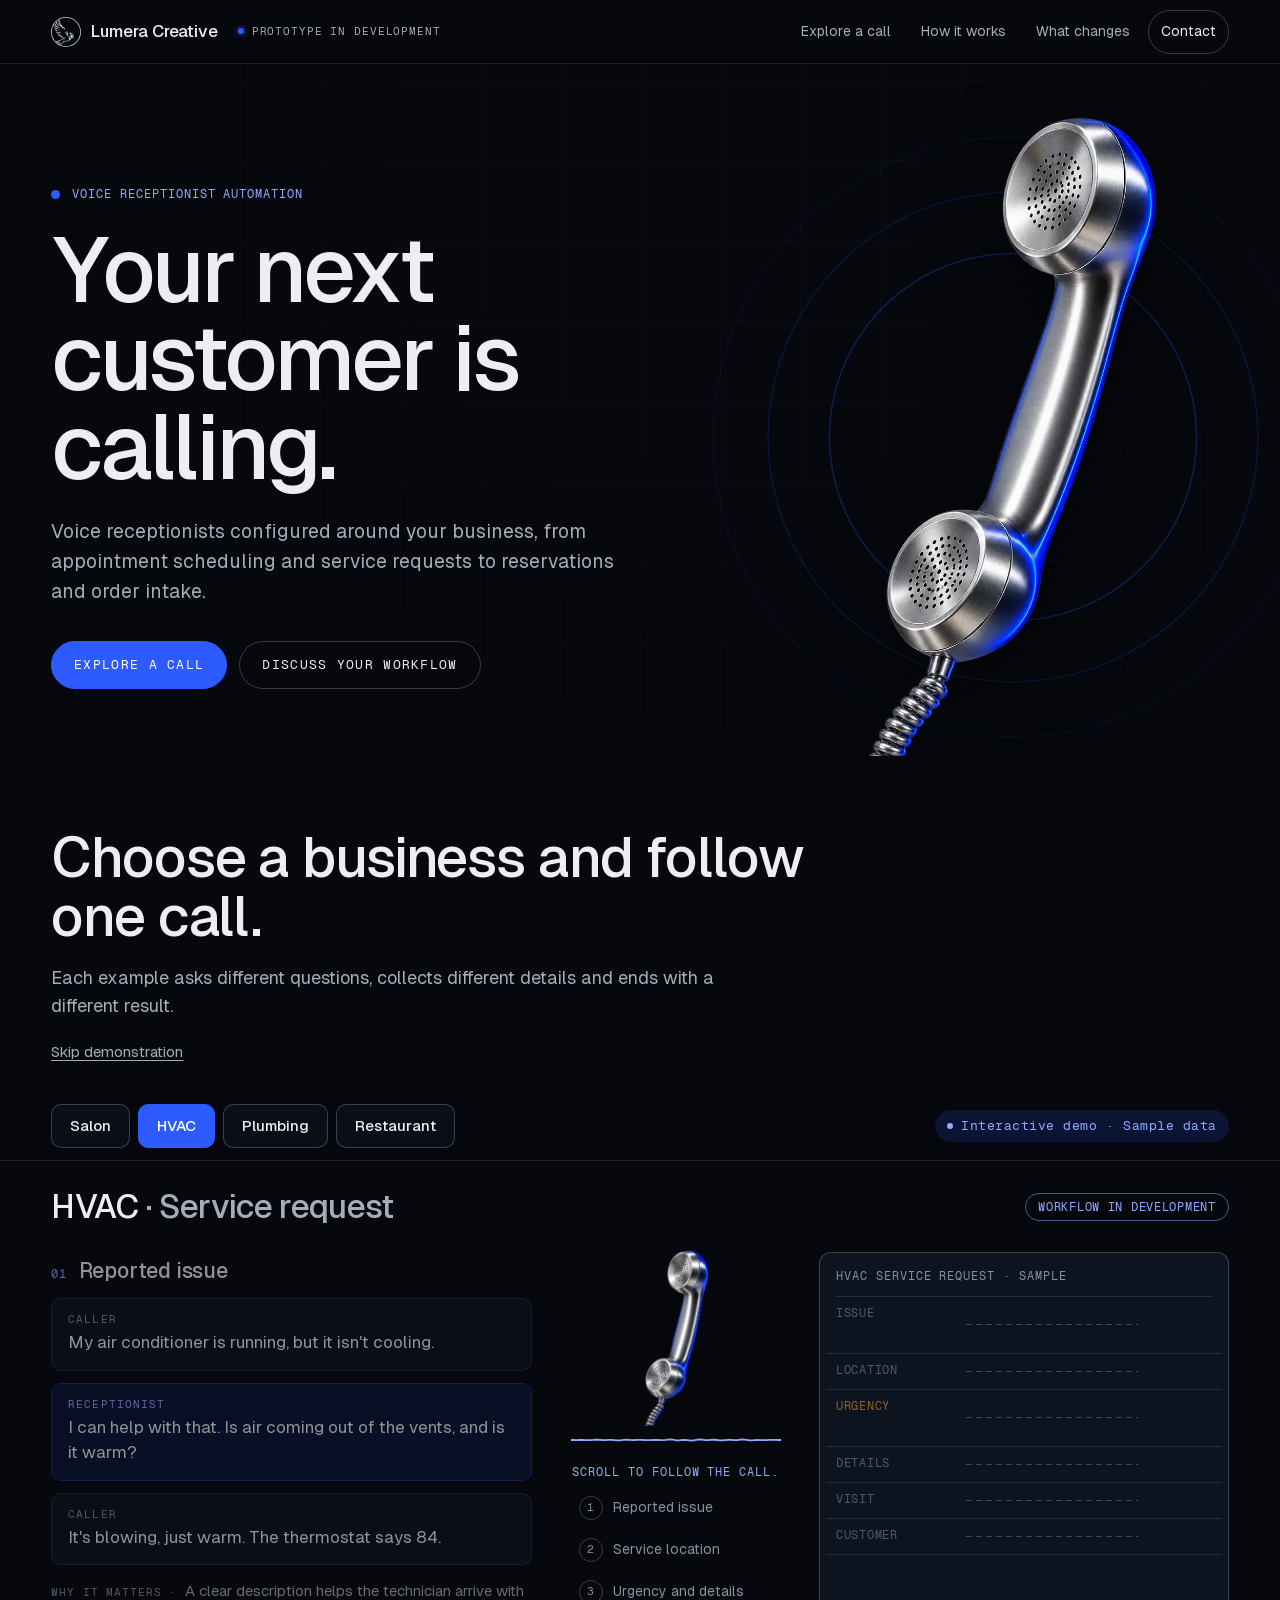
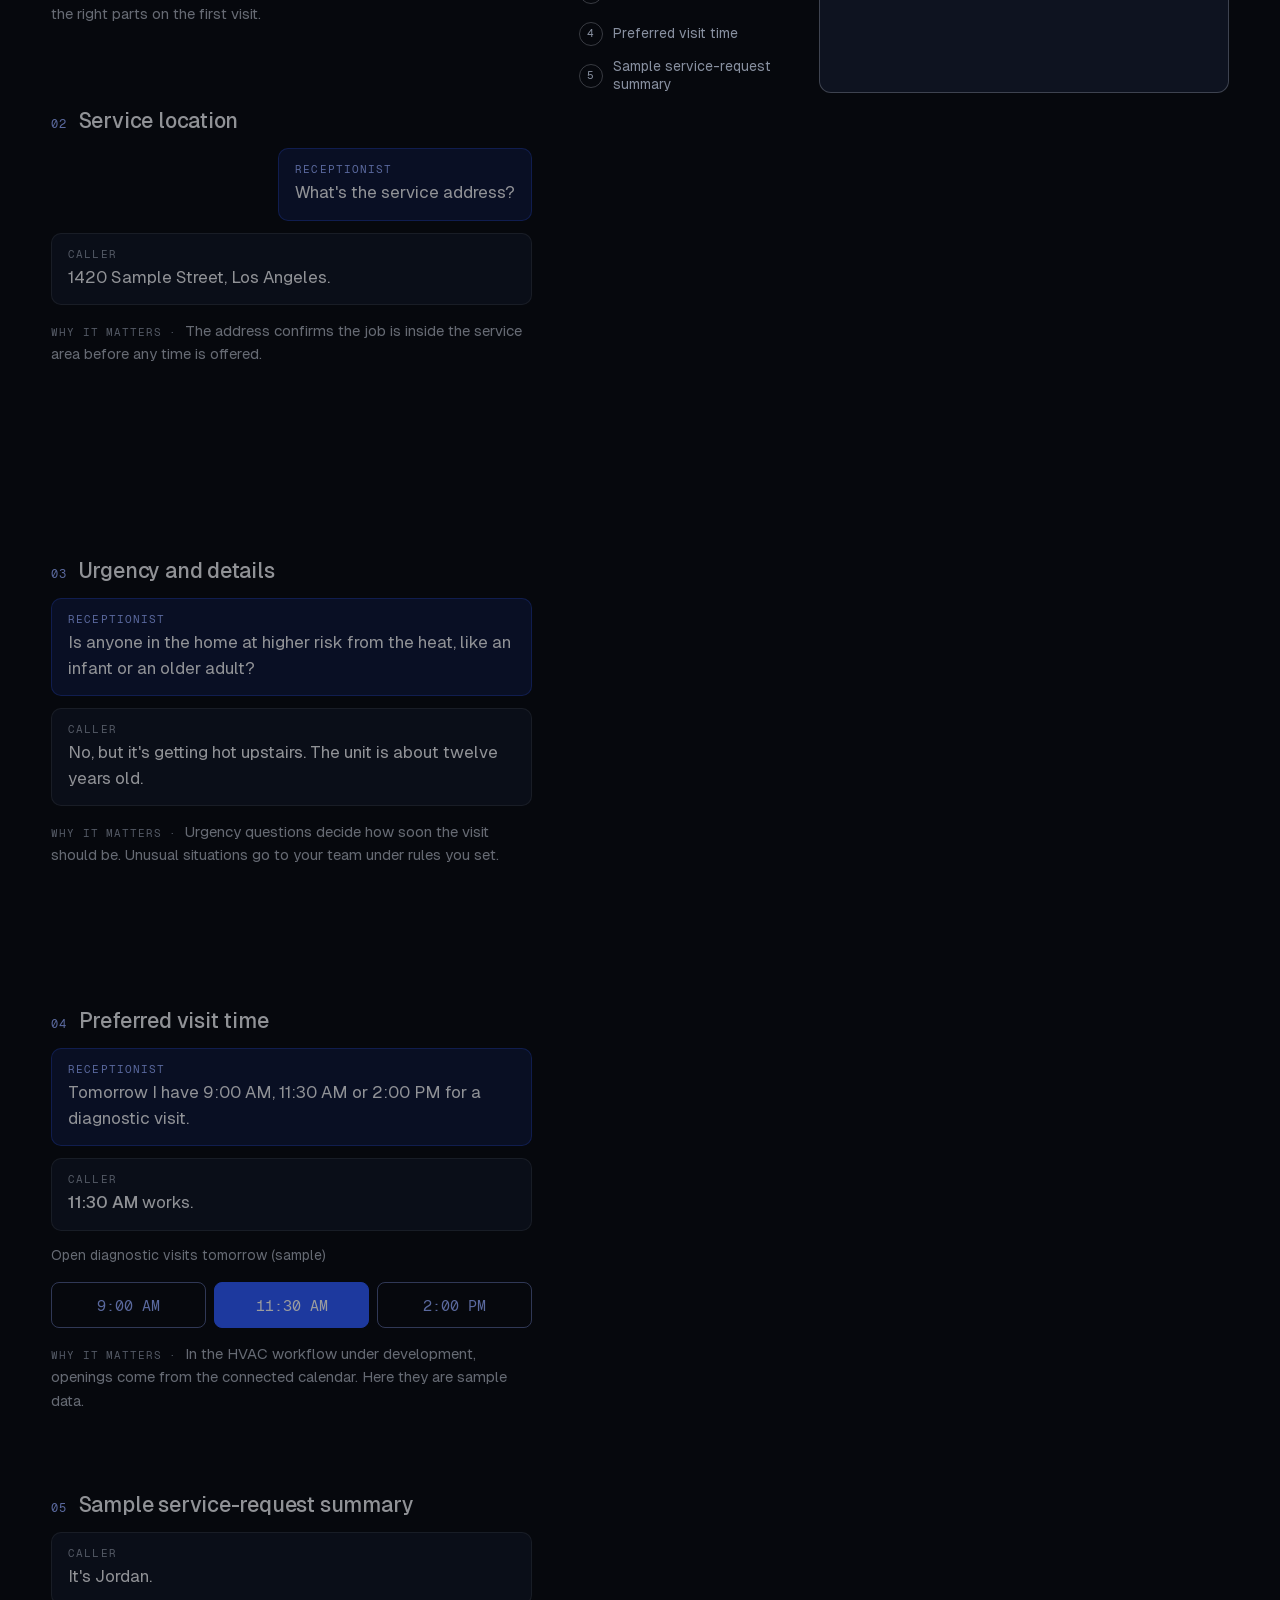
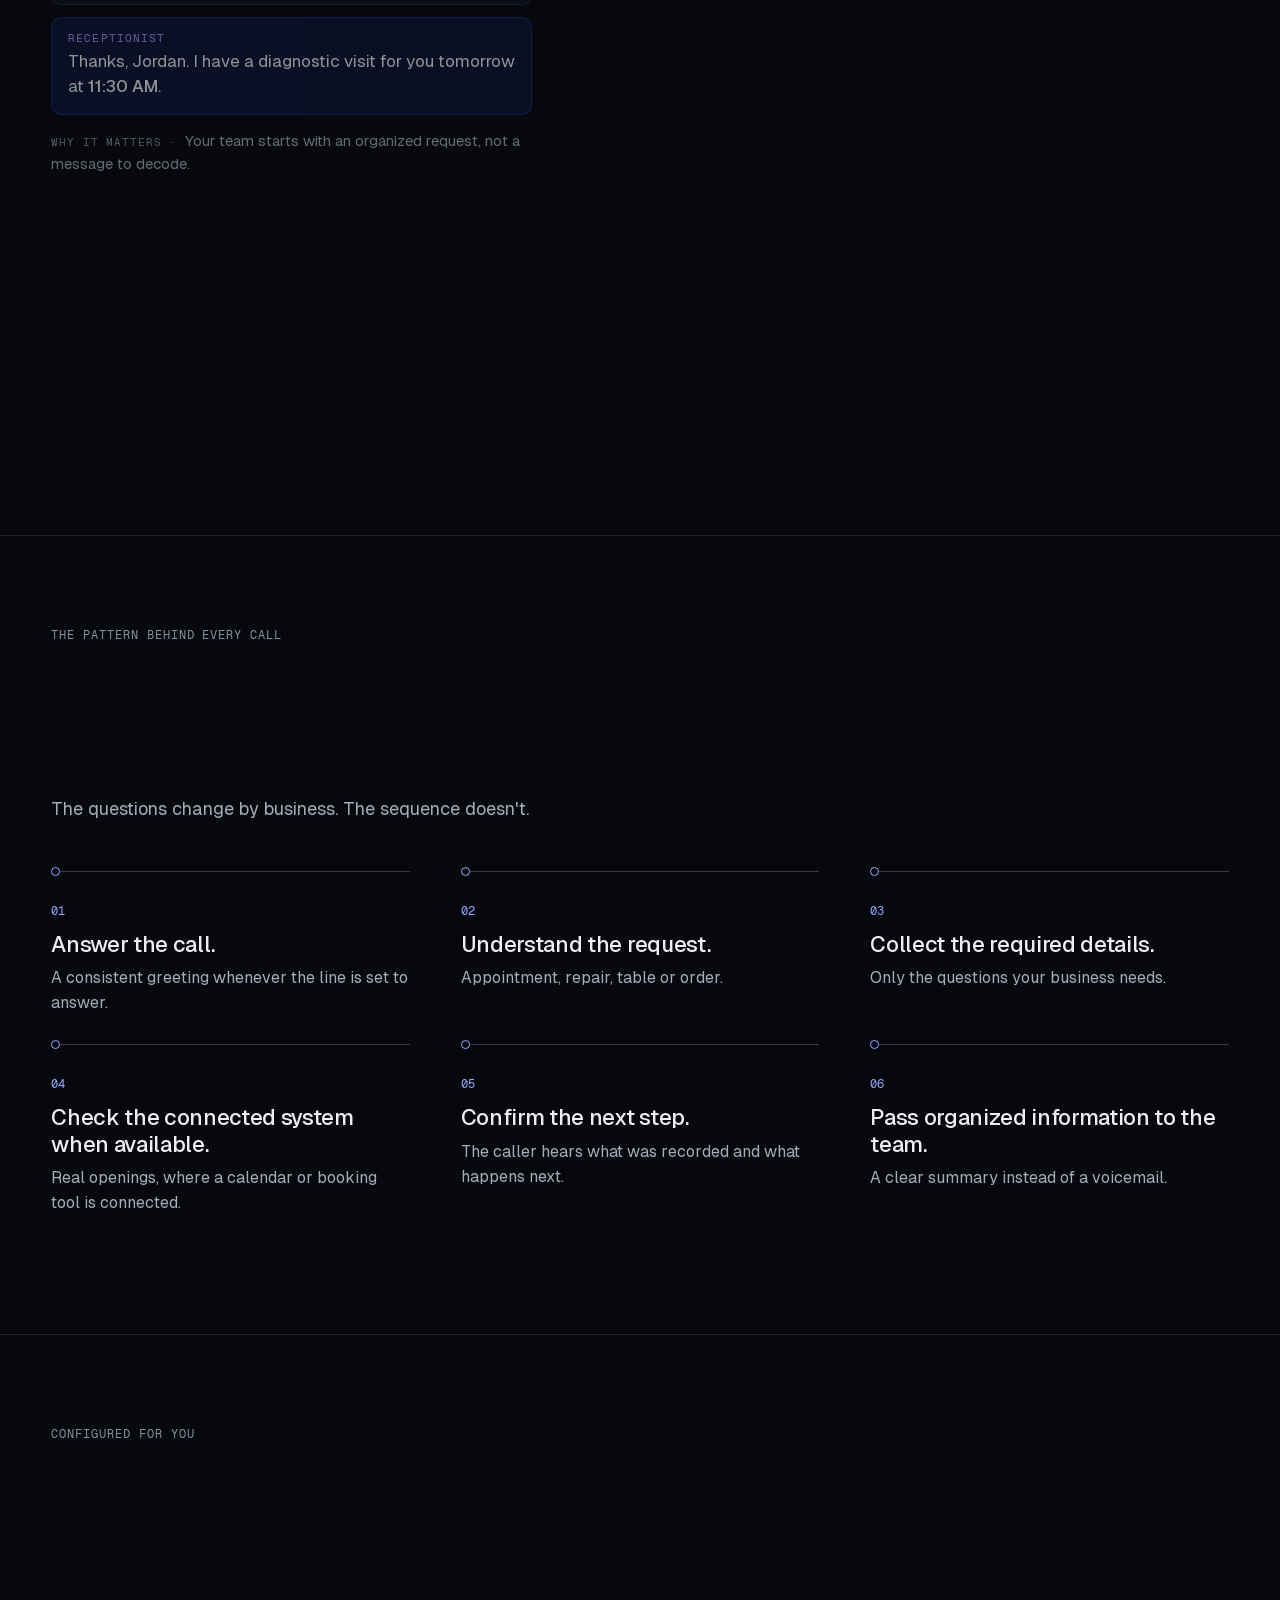
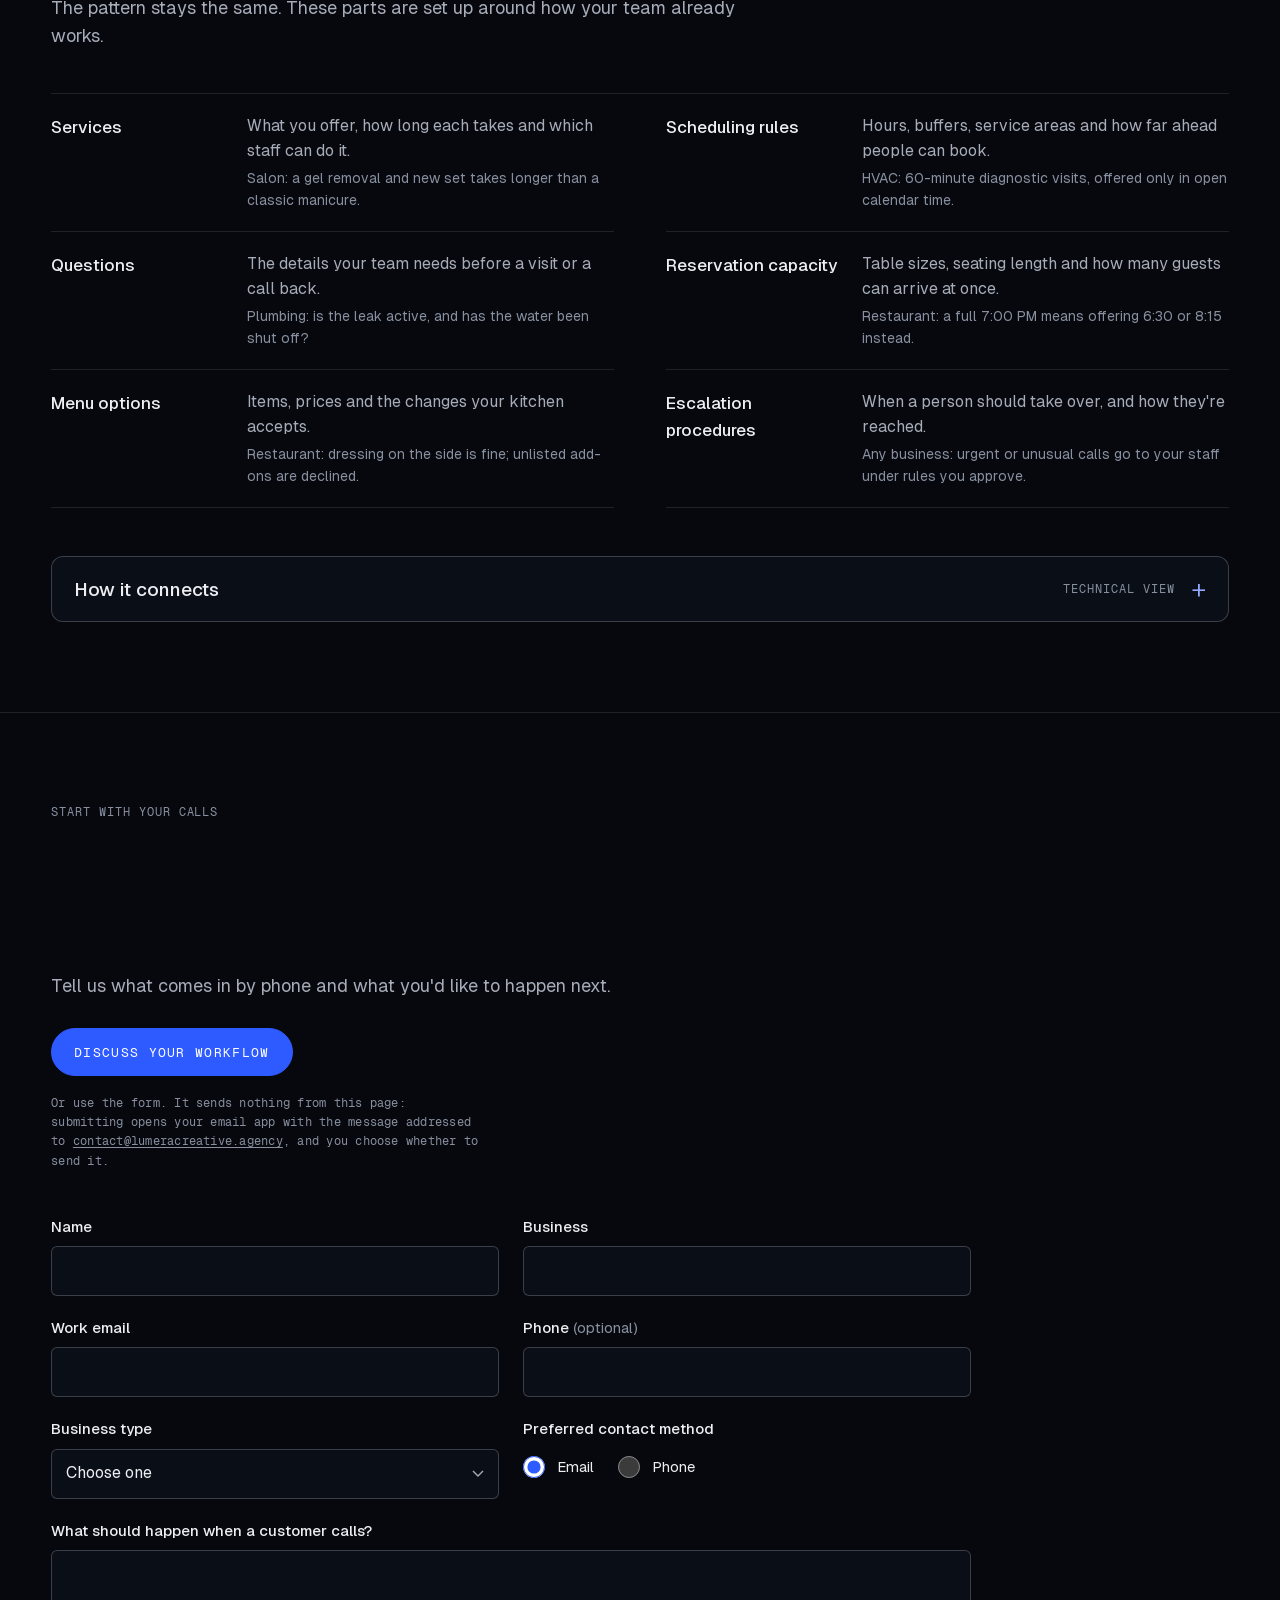
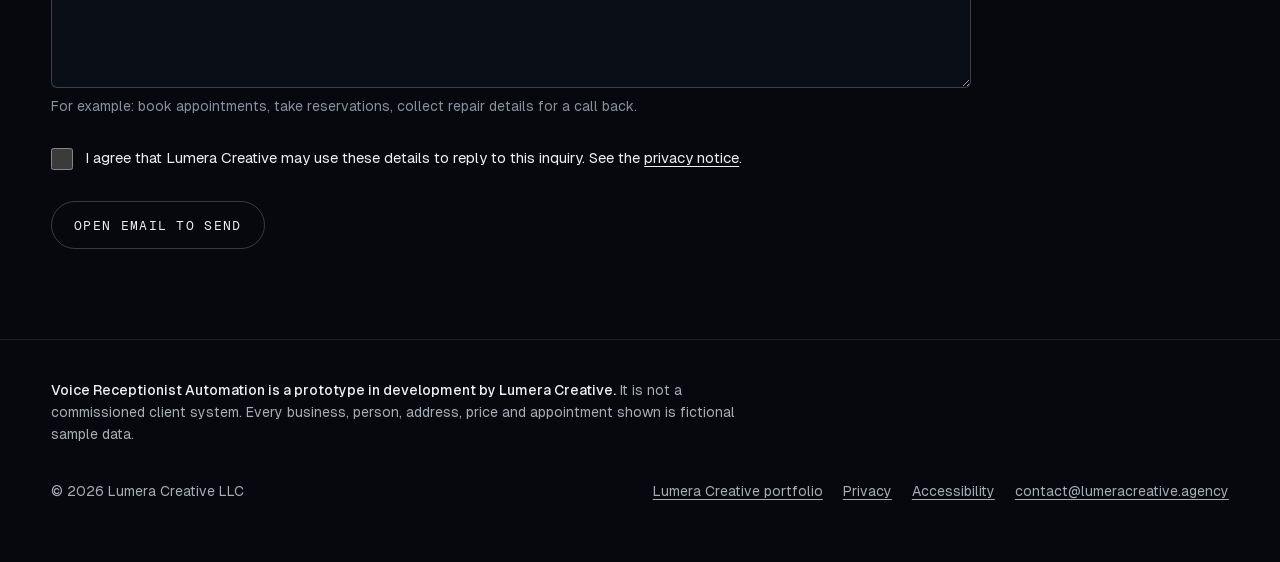
<file: index.html>
<!DOCTYPE html>
<html lang="en">
<head>
<meta charset="utf-8">
<meta name="viewport" content="width=device-width, initial-scale=1, viewport-fit=cover">
<title>Voice Receptionist Automation · Lumera Creative</title>
<meta name="description" content="Voice receptionists configured around your business, from appointment scheduling and service requests to reservations and order intake. A prototype in development by Lumera Creative.">
<meta name="color-scheme" content="dark">
<meta name="theme-color" content="#06080D">
<meta name="referrer" content="strict-origin-when-cross-origin">
<meta http-equiv="Content-Security-Policy" content="default-src 'none'; script-src 'self'; style-src 'self'; img-src 'self' data:; font-src 'self'; connect-src 'none'; object-src 'none'; base-uri 'self'; form-action mailto:">
<link rel="icon" href="assets/img/favicon.svg" type="image/svg+xml">
<link rel="preload" href="assets/fonts/Geist-Variable.woff2" as="font" type="font/woff2" crossorigin>
<link rel="stylesheet" href="assets/css/site.css">
<script src="assets/js/boot.js"></script>
<script src="assets/js/app.js" defer></script>
</head>
<body>
<a class="skip" href="#main">Skip to content</a>

<header class="site-head" id="top">
  <a class="brand" href="#top" aria-label="Lumera Creative, back to top">
    <svg class="owl" aria-hidden="true" focusable="false"><use href="assets/img/owl.svg#owl"/></svg>
    <span class="brand-name">Lumera Creative</span>
  </a>
  <p class="proto-tag"><span class="dot" aria-hidden="true"></span>Prototype in development</p>
  <nav class="site-nav" aria-label="Primary">
    <button class="nav-toggle" type="button" aria-expanded="false" aria-controls="nav-list">Menu</button>
    <ul id="nav-list">
      <li><a href="#demo">Explore a call</a></li>
      <li><a href="#how">How it works</a></li>
      <li><a href="#configure">What changes</a></li>
      <li><a class="nav-cta" href="#contact">Contact</a></li>
    </ul>
  </nav>
</header>

<main id="main">

<!-- ============ HERO ============ -->
<section class="hero" aria-labelledby="hero-title">
  <div class="hero-copy">
    <p class="eyebrow"><span class="ring" aria-hidden="true"></span>Voice Receptionist Automation</p>
    <h1 id="hero-title" class="split">Your next customer is calling.</h1>
    <p class="lede">Voice receptionists configured around your business, from appointment scheduling and service requests to reservations and order intake.</p>
    <div class="cta-row">
      <a class="btn btn-primary" href="#demo">Explore a call</a>
      <a class="btn btn-ghost" href="#contact">Discuss your workflow</a>
    </div>
  </div>
  <figure class="hero-receiver">
    <img src="assets/img/receiver-560.webp" srcset="assets/img/receiver-560.webp 560w, assets/img/receiver-1000.webp 1000w" sizes="(min-width: 900px) 30vw, 46vw" width="560" height="1244" alt="A polished silver telephone receiver lit with a cobalt-blue edge." fetchpriority="high" decoding="async">
    <svg class="hero-rings" viewBox="0 0 400 400" aria-hidden="true" focusable="false"><circle cx="200" cy="200" r="120"/><circle cx="200" cy="200" r="160"/><circle cx="200" cy="200" r="196"/></svg>
  </figure>
</section>

<!-- ============ STORY ============ -->
<section class="story" id="demo" aria-labelledby="demo-title">
  <div class="demo-head">
    <h2 id="demo-title" class="sec-title">Choose a business and follow one call.</h2>
    <p class="sec-sub">Each example asks different questions, collects different details and ends with a different result.</p>
    <p class="skip-demo-row"><a class="skip-demo" href="#how">Skip demonstration</a></p>
  </div>

  <div class="story-bar" id="story-bar">
    <div class="biz-select" role="group" aria-labelledby="biz-label">
      <p id="biz-label" class="mono-cap">Business type</p>
      <div class="biz-row">
        <button type="button" class="biz" data-biz="salon" aria-pressed="false">Salon</button>
        <button type="button" class="biz" data-biz="hvac" aria-pressed="true">HVAC</button>
        <button type="button" class="biz" data-biz="plumbing" aria-pressed="false">Plumbing</button>
        <button type="button" class="biz" data-biz="restaurant" aria-pressed="false">Restaurant</button>
      </div>
    </div>
    <div class="sub-select" role="group" aria-label="Restaurant example" hidden>
      <button type="button" class="sub" data-scn="restaurant-reserve" aria-pressed="true">Reserve a table</button>
      <button type="button" class="sub" data-scn="restaurant-order" aria-pressed="false">Place a pickup order</button>
    </div>
    <p class="demo-label">Interactive demo · Sample data</p>
  </div>

  <div class="stage" id="stage" data-scn="hvac">

    <!-- Shared rail: receiver, scroll-driven voice line, chapter links -->
    <div class="rail">
      <div class="rail-art" aria-hidden="true">
        <img src="assets/img/receiver-560.webp" width="560" height="1244" alt="" loading="lazy" decoding="async">
        <svg class="wave" viewBox="0 0 200 60" preserveAspectRatio="none" focusable="false"><line class="wave-base" x1="0" y1="30" x2="200" y2="30"/><path class="wave-line" d="M0 30 H200"/></svg>
      </div>
      <p class="cue">Scroll to follow the call.</p>
      <nav class="ch-nav" aria-label="Call chapters"><ol></ol></nav>
    </div>

    <!-- ===== SALON ===== -->
    <article class="scn" id="scn-salon" data-scn="salon" data-biz="salon" aria-labelledby="t-salon">
      <header class="scn-head">
        <h3 id="t-salon">Salon <span>· Book an appointment</span></h3>
        <p class="scn-status"><span class="chip">Proposed configuration</span></p>
      </header>
      <ol class="chapters">
        <li class="ch" id="salon-1">
          <h4 class="ch-label"><span class="ch-n">01</span>Service request</h4>
          <ol class="msgs">
            <li class="msg caller"><span class="who">Caller</span><p>Hi, I'd like to book a <mark data-f="service">gel manicure</mark> on Friday afternoon.</p></li>
            <li class="msg agent"><span class="who">Receptionist</span><p>Happy to help. A gel manicure takes <mark data-f="service">about 60 minutes</mark>. Is that this Friday?</p></li>
          </ol>
          <div class="menu-ref">
            <p class="mono-cap">Sample service list</p>
            <ul class="svc">
              <li class="is-match"><span>Gel manicure</span><span>60 min</span></li>
              <li><span>Classic manicure</span><span>30 min</span></li>
              <li><span>Gel removal and new set</span><span>75 min</span></li>
              <li><span>Pedicure</span><span>45 min</span></li>
            </ul>
          </div>
          <dl class="got"><div><dt>Service</dt><dd>Gel manicure · 60 min</dd></div></dl>
          <p class="why">Matching the request to the service list sets the right length, so a 75-minute set never lands in a 30-minute gap.</p>
        </li>
        <li class="ch" id="salon-2">
          <h4 class="ch-label"><span class="ch-n">02</span>Preferred date</h4>
          <ol class="msgs">
            <li class="msg caller"><span class="who">Caller</span><p>Yes, <mark data-f="date">this Friday, any time after noon</mark>.</p></li>
            <li class="msg agent"><span class="who">Receptionist</span><p>Friday after 12, got it. Do you have a preferred nail technician?</p></li>
          </ol>
          <dl class="got"><div><dt>Preferred date</dt><dd>Friday, after 12:00 PM</dd></div></dl>
          <p class="why">A time window gives the receptionist room to find a real opening instead of a yes-or-no on one time.</p>
        </li>
        <li class="ch" id="salon-3">
          <h4 class="ch-label"><span class="ch-n">03</span>Staff preference</h4>
          <ol class="msgs">
            <li class="msg caller"><span class="who">Caller</span><p><mark data-f="staff">Maya</mark>, if she's free.</p></li>
            <li class="msg agent"><span class="who">Receptionist</span><p>I'll look at Maya's openings first.</p></li>
          </ol>
          <dl class="got"><div><dt>Staff preference</dt><dd>Maya</dd></div></dl>
          <p class="why">Regular clients often ask for the same person. Staff rules decide who can perform which service.</p>
        </li>
        <li class="ch" id="salon-4">
          <h4 class="ch-label"><span class="ch-n">04</span>Sample availability</h4>
          <ol class="msgs">
            <li class="msg agent"><span class="who">Receptionist</span><p>Maya has two 60-minute openings on Friday afternoon: 1:30 PM or 3:45 PM.</p></li>
            <li class="msg caller"><span class="who">Caller</span><p><mark data-f="time"><span data-bind="salon-time">3:45 PM</span></mark>, please.</p></li>
          </ol>
          <fieldset class="choices">
            <legend>Openings with Maya, Friday (sample)</legend>
            <label class="choice"><input type="radio" name="salon-time" value="1330" data-label="1:30 PM"><span>1:30 PM</span></label>
            <label class="choice"><input type="radio" name="salon-time" value="1545" data-label="3:45 PM" checked><span>3:45 PM</span></label>
          </fieldset>
          <dl class="got"><div><dt>Time</dt><dd><span data-bind="salon-time">3:45 PM</span> · 60 min</dd></div></dl>
          <p class="why">Only openings long enough for the service are offered. These times are sample data.</p>
        </li>
        <li class="ch" id="salon-5">
          <h4 class="ch-label"><span class="ch-n">05</span>Sample appointment summary</h4>
          <ol class="msgs">
            <li class="msg caller"><span class="who">Caller</span><p>My name is <mark data-f="name">Riley</mark>.</p></li>
            <li class="msg agent"><span class="who">Receptionist</span><p>Thanks, Riley. That's a gel manicure with Maya on Friday at <span data-bind="salon-time">3:45 PM</span>.</p></li>
          </ol>
          <dl class="got"><div><dt>Customer</dt><dd>Riley</dd></div></dl>
          <p class="why">The salon gets a complete request instead of a voicemail.</p>
        </li>
      </ol>
      <aside class="summary" aria-labelledby="sum-salon">
        <p class="col-cap" id="sum-salon">Appointment summary · sample</p>
        <dl class="rec">
          <div data-step="1" data-f="service"><dt>Service</dt><dd>Gel manicure · 60 min</dd></div>
          <div data-step="2" data-f="date"><dt>Preferred date</dt><dd>Friday, after 12:00 PM</dd></div>
          <div data-step="3" data-f="staff"><dt>Staff</dt><dd>Maya</dd></div>
          <div data-step="4" data-f="time"><dt>Time</dt><dd>Friday · <span data-bind="salon-time">3:45 PM</span> · 60 min</dd></div>
          <div data-step="5" data-f="name"><dt>Customer</dt><dd>Riley</dd></div>
        </dl>
        <div class="result" data-step="5">
          <p class="result-h">Sample appointment summary</p>
          <p class="qual">Nothing is booked. A live setup would check and book the salon's own calendar.</p>
        </div>
      </aside>
    </article>

    <!-- ===== HVAC ===== -->
    <article class="scn" id="scn-hvac" data-scn="hvac" data-biz="hvac" aria-labelledby="t-hvac">
      <header class="scn-head">
        <h3 id="t-hvac">HVAC <span>· Service request</span></h3>
        <p class="scn-status"><span class="chip chip-dev">Workflow in development</span></p>
      </header>
      <ol class="chapters">
        <li class="ch" id="hvac-1">
          <h4 class="ch-label"><span class="ch-n">01</span>Reported issue</h4>
          <ol class="msgs">
            <li class="msg caller"><span class="who">Caller</span><p>My air conditioner is running, but it isn't cooling.</p></li>
            <li class="msg agent"><span class="who">Receptionist</span><p>I can help with that. Is air coming out of the vents, and is it warm?</p></li>
            <li class="msg caller"><span class="who">Caller</span><p>It's <mark data-f="issue">blowing, just warm</mark>. The thermostat says <mark data-f="issue">84</mark>.</p></li>
          </ol>
          <dl class="got"><div><dt>Reported issue</dt><dd>Runs but blows warm air; thermostat at 84°F</dd></div></dl>
          <p class="why">A clear description helps the technician arrive with the right parts on the first visit.</p>
        </li>
        <li class="ch" id="hvac-2">
          <h4 class="ch-label"><span class="ch-n">02</span>Service location</h4>
          <ol class="msgs">
            <li class="msg agent"><span class="who">Receptionist</span><p>What's the service address?</p></li>
            <li class="msg caller"><span class="who">Caller</span><p><mark data-f="loc">1420 Sample Street, Los Angeles</mark>.</p></li>
          </ol>
          <dl class="got"><div><dt>Location</dt><dd>1420 Sample Street, Los Angeles</dd></div></dl>
          <p class="why">The address confirms the job is inside the service area before any time is offered.</p>
        </li>
        <li class="ch" id="hvac-3">
          <h4 class="ch-label"><span class="ch-n">03</span>Urgency and details</h4>
          <ol class="msgs">
            <li class="msg agent"><span class="who">Receptionist</span><p>Is anyone in the home at higher risk from the heat, like an infant or an older adult?</p></li>
            <li class="msg caller"><span class="who">Caller</span><p><mark data-f="urg">No, but it's getting hot upstairs.</mark> The unit is <mark data-f="detail">about twelve years old</mark>.</p></li>
          </ol>
          <dl class="got">
            <div class="is-urgency"><dt>Urgency</dt><dd>Standard; no heat-vulnerable occupants</dd></div>
            <div><dt>Details</dt><dd>Unit about 12 years old</dd></div>
          </dl>
          <p class="why">Urgency questions decide how soon the visit should be. Unusual situations go to your team under rules you set.</p>
        </li>
        <li class="ch" id="hvac-4">
          <h4 class="ch-label"><span class="ch-n">04</span>Preferred visit time</h4>
          <ol class="msgs">
            <li class="msg agent"><span class="who">Receptionist</span><p>Tomorrow I have 9:00 AM, 11:30 AM or 2:00 PM for a diagnostic visit.</p></li>
            <li class="msg caller"><span class="who">Caller</span><p><mark data-f="time"><span data-bind="hvac-time">11:30 AM</span></mark> works.</p></li>
          </ol>
          <fieldset class="choices">
            <legend>Open diagnostic visits tomorrow (sample)</legend>
            <label class="choice"><input type="radio" name="hvac-time" value="0900" data-label="9:00 AM"><span>9:00 AM</span></label>
            <label class="choice"><input type="radio" name="hvac-time" value="1130" data-label="11:30 AM" checked><span>11:30 AM</span></label>
            <label class="choice"><input type="radio" name="hvac-time" value="1400" data-label="2:00 PM"><span>2:00 PM</span></label>
          </fieldset>
          <dl class="got"><div><dt>Visit</dt><dd>Tomorrow · <span data-bind="hvac-time">11:30 AM</span> · 60 min diagnostic</dd></div></dl>
          <p class="why">In the HVAC workflow under development, openings come from the connected calendar. Here they are sample data.</p>
        </li>
        <li class="ch" id="hvac-5">
          <h4 class="ch-label"><span class="ch-n">05</span>Sample service-request summary</h4>
          <ol class="msgs">
            <li class="msg caller"><span class="who">Caller</span><p>It's <mark data-f="name">Jordan</mark>.</p></li>
            <li class="msg agent"><span class="who">Receptionist</span><p>Thanks, Jordan. I have a diagnostic visit for you tomorrow at <span data-bind="hvac-time">11:30 AM</span>.</p></li>
          </ol>
          <dl class="got"><div><dt>Customer</dt><dd>Jordan</dd></div></dl>
          <p class="why">Your team starts with an organized request, not a message to decode.</p>
        </li>
      </ol>
      <aside class="summary" aria-labelledby="sum-hvac">
        <p class="col-cap" id="sum-hvac">HVAC service request · sample</p>
        <dl class="rec">
          <div data-step="1" data-f="issue"><dt>Issue</dt><dd>Runs but blows warm air; thermostat at 84°F</dd></div>
          <div data-step="2" data-f="loc"><dt>Location</dt><dd>1420 Sample Street, Los Angeles</dd></div>
          <div data-step="3" data-f="urg" class="is-urgency"><dt>Urgency</dt><dd>Standard; no heat-vulnerable occupants</dd></div>
          <div data-step="3" data-f="detail"><dt>Details</dt><dd>Unit about 12 years old</dd></div>
          <div data-step="4" data-f="time"><dt>Visit</dt><dd>Tomorrow · <span data-bind="hvac-time">11:30 AM</span> · 60 min</dd></div>
          <div data-step="5" data-f="name"><dt>Customer</dt><dd>Jordan</dd></div>
        </dl>
        <div class="result" data-step="5">
          <p class="result-h">Sample service-request summary</p>
          <p class="qual">In the HVAC workflow under development, this step creates the calendar event and sends an email confirmation. This demo creates and sends nothing.</p>
        </div>
      </aside>
    </article>

    <!-- ===== PLUMBING ===== -->
    <article class="scn" id="scn-plumbing" data-scn="plumbing" data-biz="plumbing" aria-labelledby="t-plumbing">
      <header class="scn-head">
        <h3 id="t-plumbing">Plumbing <span>· Same-day request</span></h3>
        <p class="scn-status"><span class="chip">Proposed configuration</span></p>
      </header>
      <ol class="chapters">
        <li class="ch" id="plumbing-1">
          <h4 class="ch-label"><span class="ch-n">01</span>Reported problem</h4>
          <ol class="msgs">
            <li class="msg caller"><span class="who">Caller</span><p>There's a <mark data-f="prob">leak under my kitchen sink</mark>. Can someone come today?</p></li>
            <li class="msg agent"><span class="who">Receptionist</span><p>Let's get that started. Is it still leaking, and were you able to close the valve under the sink?</p></li>
            <li class="msg caller"><span class="who">Caller</span><p>It was dripping steadily. <mark data-f="prob">I closed the valve and it slowed down.</mark></p></li>
          </ol>
          <dl class="got"><div><dt>Problem</dt><dd>Steady drip under kitchen sink; valve closed, leak slowed</dd></div></dl>
          <p class="why">Knowing the water is shut off changes how urgent the job is.</p>
        </li>
        <li class="ch" id="plumbing-2">
          <h4 class="ch-label"><span class="ch-n">02</span>Location</h4>
          <ol class="msgs">
            <li class="msg agent"><span class="who">Receptionist</span><p>What's the address?</p></li>
            <li class="msg caller"><span class="who">Caller</span><p><mark data-f="loc">88 Sample Lane, Glendale</mark>.</p></li>
          </ol>
          <dl class="got"><div><dt>Location</dt><dd>88 Sample Lane, Glendale</dd></div></dl>
          <p class="why">The address is checked against the service area before timing is discussed.</p>
        </li>
        <li class="ch" id="plumbing-3">
          <h4 class="ch-label"><span class="ch-n">03</span>Urgency and access</h4>
          <ol class="msgs">
            <li class="msg agent"><span class="who">Receptionist</span><p>Is there water near any outlets or appliances? And how will the plumber get in?</p></li>
            <li class="msg caller"><span class="who">Caller</span><p><mark data-f="urg">Just a small puddle in the cabinet.</mark> <mark data-f="access">I'm home all afternoon, and there's street parking.</mark></p></li>
          </ol>
          <dl class="got">
            <div class="is-urgency"><dt>Urgency</dt><dd>Same-day request; contained, no electrical risk reported</dd></div>
            <div><dt>Access</dt><dd>Caller home all afternoon; street parking</dd></div>
          </dl>
          <p class="why">Access details prevent a wasted trip, and the urgency answer tells the office how to prioritize.</p>
        </li>
        <li class="ch" id="plumbing-4">
          <h4 class="ch-label"><span class="ch-n">04</span>Requested timing</h4>
          <ol class="msgs">
            <li class="msg agent"><span class="who">Receptionist</span><p>Today's openings are limited. I can request the 4:00 to 6:00 PM window, or ask the office to call you back.</p></li>
            <li class="msg caller"><span class="who">Caller</span><p>Please request <mark data-f="time"><span data-bind="plumb-opt">the 4:00–6:00 PM window</span></mark>.</p></li>
          </ol>
          <fieldset class="choices">
            <legend>Options offered today (sample)</legend>
            <label class="choice"><input type="radio" name="plumb-opt" value="window" data-label="the 4:00–6:00 PM window" checked><span>4:00–6:00 PM window</span></label>
            <label class="choice"><input type="radio" name="plumb-opt" value="callback" data-label="a callback from the office"><span>Office callback</span></label>
          </fieldset>
          <dl class="got"><div><dt>Requested</dt><dd><span data-bind="plumb-opt">the 4:00–6:00 PM window</span></dd></div></dl>
          <p class="why">The receptionist records a request. The office confirms it, and no one is dispatched automatically.</p>
        </li>
        <li class="ch" id="plumbing-5">
          <h4 class="ch-label"><span class="ch-n">05</span>Sample service-request summary</h4>
          <ol class="msgs">
            <li class="msg caller"><span class="who">Caller</span><p>I'm <mark data-f="name">Sam</mark>.</p></li>
            <li class="msg agent"><span class="who">Receptionist</span><p>Thanks, Sam. I've passed that to the office. They'll confirm with you before anyone is sent.</p></li>
          </ol>
          <dl class="got"><div><dt>Customer</dt><dd>Sam</dd></div></dl>
          <p class="why">The office gets everything it needs to call back and confirm.</p>
        </li>
      </ol>
      <aside class="summary" aria-labelledby="sum-plumbing">
        <p class="col-cap" id="sum-plumbing">Plumbing request · sample</p>
        <dl class="rec">
          <div data-step="1" data-f="prob"><dt>Problem</dt><dd>Steady drip under kitchen sink; valve closed, leak slowed</dd></div>
          <div data-step="2" data-f="loc"><dt>Location</dt><dd>88 Sample Lane, Glendale</dd></div>
          <div data-step="3" data-f="urg" class="is-urgency"><dt>Urgency</dt><dd>Same-day; contained, no electrical risk</dd></div>
          <div data-step="3" data-f="access"><dt>Access</dt><dd>Home all afternoon; street parking</dd></div>
          <div data-step="4" data-f="time"><dt>Requested</dt><dd><span data-bind="plumb-opt">the 4:00–6:00 PM window</span></dd></div>
          <div data-step="5" data-f="name"><dt>Customer</dt><dd>Sam</dd></div>
        </dl>
        <div class="result" data-step="5">
          <p class="result-h">Sample service-request summary</p>
          <p class="qual">Awaiting office confirmation. No technician is dispatched. A live transfer to staff would be a separate setup and isn't built yet.</p>
        </div>
      </aside>
    </article>

    <!-- ===== RESTAURANT: RESERVATION ===== -->
    <article class="scn" id="scn-restaurant-reserve" data-scn="restaurant-reserve" data-biz="restaurant" aria-labelledby="t-res">
      <header class="scn-head">
        <h3 id="t-res">Restaurant <span>· Reserve a table</span></h3>
        <p class="scn-status"><span class="chip">Proposed configuration</span></p>
      </header>
      <ol class="chapters">
        <li class="ch" id="reserve-1">
          <h4 class="ch-label"><span class="ch-n">01</span>Party size</h4>
          <ol class="msgs">
            <li class="msg caller"><span class="who">Caller</span><p>Can I reserve a table for four tomorrow at seven?</p></li>
            <li class="msg agent"><span class="who">Receptionist</span><p>Happy to check. Is that a party of four?</p></li>
            <li class="msg caller"><span class="who">Caller</span><p>Yes, <mark data-f="party">four adults</mark>.</p></li>
          </ol>
          <dl class="got"><div><dt>Party size</dt><dd>4 adults</dd></div></dl>
          <p class="why">Party size decides which tables can work at all.</p>
        </li>
        <li class="ch" id="reserve-2">
          <h4 class="ch-label"><span class="ch-n">02</span>Requested date and time</h4>
          <ol class="msgs">
            <li class="msg agent"><span class="who">Receptionist</span><p>And that's tomorrow at 7:00 PM?</p></li>
            <li class="msg caller"><span class="who">Caller</span><p>Yes, <mark data-f="when">tomorrow, around seven</mark>.</p></li>
          </ol>
          <dl class="got"><div><dt>Requested</dt><dd>Tomorrow · 7:00 PM</dd></div></dl>
          <p class="why">The requested time is the starting point, not a promise.</p>
        </li>
        <li class="ch" id="reserve-3">
          <h4 class="ch-label"><span class="ch-n">03</span>Seating preferences</h4>
          <ol class="msgs">
            <li class="msg agent"><span class="who">Receptionist</span><p>Any seating preference or accessibility needs?</p></li>
            <li class="msg caller"><span class="who">Caller</span><p><mark data-f="seat">Indoors, please.</mark> No other needs.</p></li>
          </ol>
          <dl class="got"><div><dt>Seating</dt><dd>Indoors</dd></div></dl>
          <p class="why">Preferences narrow which tables the receptionist can offer.</p>
        </li>
        <li class="ch" id="reserve-4">
          <h4 class="ch-label"><span class="ch-n">04</span>Sample availability</h4>
          <ol class="msgs">
            <li class="msg agent"><span class="who">Receptionist</span><p>7:00 is full for four indoors. I can offer 6:30 PM or 8:15 PM.</p></li>
            <li class="msg caller"><span class="who">Caller</span><p><mark data-f="time"><span data-bind="res-time">8:15 PM</span></mark> is good.</p></li>
          </ol>
          <div class="capacity">
            <p class="mono-cap">Capacity check (sample rules)</p>
            <ul class="cap-rows">
              <li class="full"><span>7:00 PM</span><span>4-tops full</span></li>
              <li><span>6:30 PM</span><span>1 four-top free</span></li>
              <li><span>8:15 PM</span><span>2 four-tops free</span></li>
            </ul>
            <p class="cap-rule">Rules used: 90-minute seatings, five four-person tables, no more than 16 arriving guests per 15 minutes.</p>
          </div>
          <fieldset class="choices">
            <legend>Times offered (sample)</legend>
            <label class="choice"><input type="radio" name="res-time" value="1830" data-label="6:30 PM"><span>6:30 PM</span></label>
            <label class="choice"><input type="radio" name="res-time" value="2015" data-label="8:15 PM" checked><span>8:15 PM</span></label>
          </fieldset>
          <dl class="got"><div><dt>Time</dt><dd>Tomorrow · <span data-bind="res-time">8:15 PM</span></dd></div></dl>
          <p class="why">Availability comes from capacity rules, not from an empty calendar slot.</p>
        </li>
        <li class="ch" id="reserve-5">
          <h4 class="ch-label"><span class="ch-n">05</span>Sample reservation summary</h4>
          <ol class="msgs">
            <li class="msg caller"><span class="who">Caller</span><p>The name is <mark data-f="name">Alex</mark>.</p></li>
            <li class="msg agent"><span class="who">Receptionist</span><p>Table for four, indoors, tomorrow at <span data-bind="res-time">8:15 PM</span> under Alex. Is that right?</p></li>
            <li class="msg caller"><span class="who">Caller</span><p>That's right. Thank you.</p></li>
          </ol>
          <dl class="got"><div><dt>Name</dt><dd>Alex</dd></div></dl>
          <p class="why">Reading the details back catches mistakes before the guest arrives.</p>
        </li>
      </ol>
      <aside class="summary" aria-labelledby="sum-res">
        <p class="col-cap" id="sum-res">Reservation · sample</p>
        <dl class="rec">
          <div data-step="1" data-f="party"><dt>Party</dt><dd>4 adults</dd></div>
          <div data-step="2" data-f="when"><dt>Requested</dt><dd>Tomorrow · 7:00 PM</dd></div>
          <div data-step="3" data-f="seat"><dt>Seating</dt><dd>Indoors</dd></div>
          <div data-step="4" data-f="time"><dt>Time</dt><dd>Tomorrow · <span data-bind="res-time">8:15 PM</span></dd></div>
          <div data-step="5" data-f="name"><dt>Name</dt><dd>Alex</dd></div>
        </dl>
        <div class="result" data-step="5">
          <p class="result-h">Sample reservation summary</p>
          <p class="qual">Nothing is held or booked. A live setup would use the restaurant's reservation system once it's chosen and connected.</p>
        </div>
      </aside>
    </article>

    <!-- ===== RESTAURANT: PICKUP ORDER ===== -->
    <article class="scn" id="scn-restaurant-order" data-scn="restaurant-order" data-biz="restaurant" aria-labelledby="t-ord">
      <header class="scn-head">
        <h3 id="t-ord">Restaurant <span>· Place a pickup order</span></h3>
        <p class="scn-status"><span class="chip">Proposed configuration</span></p>
      </header>
      <ol class="chapters">
        <li class="ch" id="order-1">
          <h4 class="ch-label"><span class="ch-n">01</span>Requested items</h4>
          <ol class="msgs">
            <li class="msg caller"><span class="who">Caller</span><p>I'd like to place an order for pickup: <mark data-f="items">margherita pizzas and a Caesar salad</mark>.</p></li>
            <li class="msg agent"><span class="who">Receptionist</span><p>Sure. How many margherita pizzas?</p></li>
          </ol>
          <div class="menu-ref">
            <p class="mono-cap">Sample menu · fictional</p>
            <ul class="svc">
              <li class="is-match"><span>Margherita pizza</span><span>$14.00</span></li>
              <li class="is-match"><span>Caesar salad</span><span>$9.00</span></li>
              <li><span>Garlic knots (6)</span><span>$6.00</span></li>
              <li><span>Lemonade</span><span>$4.00</span></li>
            </ul>
            <p class="cap-rule">Allowed changes: gluten-free crust (+$3.00), dressing on the side, no croutons.</p>
          </div>
          <dl class="got"><div><dt>Items</dt><dd>Margherita pizza, Caesar salad</dd></div></dl>
          <p class="why">Items are matched to the menu the restaurant provides, so nothing off-menu slips through.</p>
        </li>
        <li class="ch" id="order-2">
          <h4 class="ch-label"><span class="ch-n">02</span>Quantities and modifiers</h4>
          <ol class="msgs">
            <li class="msg caller"><span class="who">Caller</span><p><mark data-f="qty">Two pizzas and one salad.</mark> <mark data-f="mod">Dressing on the side</mark>, and can you <mark data-f="no">add chicken</mark>?</p></li>
            <li class="msg agent"><span class="who">Receptionist</span><p>Dressing on the side is fine. Chicken isn't an option on this menu, so I can't add it.</p></li>
          </ol>
          <dl class="got">
            <div><dt>Quantities</dt><dd>2 × Margherita pizza, 1 × Caesar salad</dd></div>
            <div><dt>Changes</dt><dd>Caesar salad: dressing on the side</dd></div>
            <div class="is-declined"><dt>Not accepted</dt><dd>Add chicken (not on this menu)</dd></div>
          </dl>
          <p class="why">Only the changes the kitchen allows are accepted.</p>
        </li>
        <li class="ch" id="order-3">
          <h4 class="ch-label"><span class="ch-n">03</span>Pickup details</h4>
          <ol class="msgs">
            <li class="msg agent"><span class="who">Receptionist</span><p>What name is the order under, and when would you like to pick it up?</p></li>
            <li class="msg caller"><span class="who">Caller</span><p><mark data-f="name">Casey</mark>. <mark data-f="pickup">Around 6:30.</mark></p></li>
          </ol>
          <dl class="got">
            <div><dt>Name</dt><dd>Casey</dd></div>
            <div><dt>Pickup</dt><dd>Requested around 6:30 PM</dd></div>
          </dl>
          <p class="why">The requested time is passed on. The restaurant sets the actual pickup time.</p>
        </li>
        <li class="ch" id="order-4">
          <h4 class="ch-label"><span class="ch-n">04</span>Order review</h4>
          <ol class="msgs">
            <li class="msg agent"><span class="who">Receptionist</span><p>That's two margherita pizzas and one Caesar salad with dressing on the side, for Casey around 6:30. Is that right?</p></li>
            <li class="msg caller"><span class="who">Caller</span><p><mark data-f="review">Yes, that's right.</mark></p></li>
          </ol>
          <dl class="got">
            <div><dt>Review</dt><dd>Read back and confirmed by caller</dd></div>
            <div><dt>Estimated subtotal</dt><dd>$37.00 before tax (sample prices)</dd></div>
          </dl>
          <p class="why">Reading the order back catches mistakes before the kitchen sees them.</p>
        </li>
        <li class="ch" id="order-5">
          <h4 class="ch-label"><span class="ch-n">05</span>Sample order summary</h4>
          <ol class="msgs">
            <li class="msg agent"><span class="who">Receptionist</span><p>Thanks, Casey. I've passed your order request to the restaurant, and they'll confirm your pickup time.</p></li>
          </ol>
          <p class="why">The restaurant receives a clean, checked order request to accept or adjust.</p>
        </li>
      </ol>
      <aside class="summary" aria-labelledby="sum-ord">
        <p class="col-cap" id="sum-ord">Pickup order · sample</p>
        <dl class="rec">
          <div data-step="1" data-f="items"><dt>Items</dt><dd>Margherita pizza, Caesar salad</dd></div>
          <div data-step="2" data-f="qty"><dt>Quantities</dt><dd>2 × Margherita, 1 × Caesar</dd></div>
          <div data-step="2" data-f="mod"><dt>Changes</dt><dd>Dressing on the side</dd></div>
          <div data-step="2" data-f="no" class="is-declined"><dt>Declined</dt><dd>Add chicken</dd></div>
          <div data-step="3" data-f="name"><dt>Name</dt><dd>Casey</dd></div>
          <div data-step="3" data-f="pickup"><dt>Pickup</dt><dd>Requested around 6:30 PM</dd></div>
          <div data-step="4" data-f="review"><dt>Subtotal</dt><dd>$37.00 before tax (sample)</dd></div>
        </dl>
        <div class="result" data-step="5">
          <p class="result-h">Sample order summary</p>
          <p class="qual">Order intake only. Nothing is paid, sent to a kitchen or entered in a POS. The restaurant confirms the pickup time.</p>
        </div>
      </aside>
    </article>
  </div>
</section>

<!-- ============ HOW IT WORKS ============ -->
<section class="how" id="how" aria-labelledby="how-title">
  <div class="sec-head">
    <p class="eyebrow">The pattern behind every call</p>
    <h2 id="how-title" class="sec-title split">Every story above follows the same six steps.</h2>
    <p class="sec-sub">The questions change by business. The sequence doesn't.</p>
  </div>
  <ol class="steps6">
    <li><span class="sn">01</span><h3>Answer the call.</h3><p>A consistent greeting whenever the line is set to answer.</p></li>
    <li><span class="sn">02</span><h3>Understand the request.</h3><p>Appointment, repair, table or order.</p></li>
    <li><span class="sn">03</span><h3>Collect the required details.</h3><p>Only the questions your business needs.</p></li>
    <li><span class="sn">04</span><h3>Check the connected system when available.</h3><p>Real openings, where a calendar or booking tool is connected.</p></li>
    <li><span class="sn">05</span><h3>Confirm the next step.</h3><p>The caller hears what was recorded and what happens next.</p></li>
    <li><span class="sn">06</span><h3>Pass organized information to the team.</h3><p>A clear summary instead of a voicemail.</p></li>
  </ol>
</section>

<!-- ============ WHAT CHANGES ============ -->
<section class="configure" id="configure" aria-labelledby="configure-title">
  <div class="sec-head">
    <p class="eyebrow">Configured for you</p>
    <h2 id="configure-title" class="sec-title split">What changes for each business.</h2>
    <p class="sec-sub">The pattern stays the same. These parts are set up around how your team already works.</p>
  </div>
  <dl class="cfg">
    <div><dt>Services</dt><dd>What you offer, how long each takes and which staff can do it.</dd><dd class="ex">Salon: a gel removal and new set takes longer than a classic manicure.</dd></div>
    <div><dt>Scheduling rules</dt><dd>Hours, buffers, service areas and how far ahead people can book.</dd><dd class="ex">HVAC: 60-minute diagnostic visits, offered only in open calendar time.</dd></div>
    <div><dt>Questions</dt><dd>The details your team needs before a visit or a call back.</dd><dd class="ex">Plumbing: is the leak active, and has the water been shut off?</dd></div>
    <div><dt>Reservation capacity</dt><dd>Table sizes, seating length and how many guests can arrive at once.</dd><dd class="ex">Restaurant: a full 7:00 PM means offering 6:30 or 8:15 instead.</dd></div>
    <div><dt>Menu options</dt><dd>Items, prices and the changes your kitchen accepts.</dd><dd class="ex">Restaurant: dressing on the side is fine; unlisted add-ons are declined.</dd></div>
    <div><dt>Escalation procedures</dt><dd>When a person should take over, and how they're reached.</dd><dd class="ex">Any business: urgent or unusual calls go to your staff under rules you approve.</dd></div>
  </dl>

  <details class="connects">
    <summary><span>How it connects</span><span class="sum-hint">Technical view</span></summary>
    <div class="connects-body">
      <p>The HVAC example is based on a workflow Lumera is developing. It receives requests from a voice agent and sends each one down one of three paths.</p>
      <p class="sr-only">Request path in the HVAC workflow</p>
      <ol class="arch">
        <li>Voice agent</li><li>Webhook</li><li>Request abstraction</li><li>Tool routing</li>
      </ol>
      <ul class="paths">
        <li><b>Check availability</b> Reads existing Google Calendar events and returns open times.</li>
        <li><b>Book appointment</b> Creates the calendar event and sends an email confirmation.</li>
        <li><b>Qualify lead</b> Captures service type, problem and urgency for follow-up.</li>
      </ul>
      <div class="status-grid">
        <div><p class="mono-cap">Used in the HVAC workflow in development</p><p>Voice agent, webhooks, Google Calendar, email. Times in America/Los_Angeles, ISO 8601 dates, about 60-minute appointments.</p></div>
        <div><p class="mono-cap">Simulated on this page</p><p>Every conversation, opening, capacity check, menu and summary. The page connects to nothing and creates, sends or orders nothing.</p></div>
        <div><p class="mono-cap">Proposed, not built yet</p><p>Salon, plumbing and restaurant configurations. Reservation, ordering, payment, POS and staff-transfer integrations are chosen per business and named once they're verified.</p></div>
      </div>
    </div>
  </details>
</section>

<!-- ============ CONTACT ============ -->
<section class="contact" id="contact" aria-labelledby="contact-title">
  <div class="sec-head">
    <p class="eyebrow">Start with your calls</p>
    <h2 id="contact-title" class="sec-title split">What should happen when your next customer calls?</h2>
    <p class="sec-sub">Tell us what comes in by phone and what you'd like to happen next.</p>
    <p class="contact-cta"><a class="btn btn-primary" href="mailto:contact@lumeracreative.agency?subject=Voice%20receptionist%20workflow">Discuss your workflow</a></p>
    <p class="fine">Or use the form. It sends nothing from this page: submitting opens your email app with the message addressed to <a href="mailto:contact@lumeracreative.agency">contact@lumeracreative.agency</a>, and you choose whether to send it.</p>
  </div>

  <form class="inquiry" action="mailto:contact@lumeracreative.agency" method="post" enctype="text/plain" novalidate>
    <div class="field">
      <label for="f-name">Name</label>
      <input id="f-name" name="name" type="text" autocomplete="name" required maxlength="80" aria-describedby="e-name">
      <p class="err" id="e-name"></p>
    </div>
    <div class="field">
      <label for="f-biz">Business</label>
      <input id="f-biz" name="business" type="text" autocomplete="organization" required maxlength="120" aria-describedby="e-biz">
      <p class="err" id="e-biz"></p>
    </div>
    <div class="field">
      <label for="f-email">Work email</label>
      <input id="f-email" name="email" type="email" autocomplete="email" required maxlength="160" aria-describedby="e-email">
      <p class="err" id="e-email"></p>
    </div>
    <div class="field">
      <label for="f-phone">Phone <span class="opt">(optional)</span></label>
      <input id="f-phone" name="phone" type="tel" autocomplete="tel" maxlength="40" aria-describedby="e-phone">
      <p class="err" id="e-phone"></p>
    </div>
    <div class="field">
      <label for="f-ind">Business type</label>
      <select id="f-ind" name="industry" required aria-describedby="e-ind">
        <option value="">Choose one</option>
        <option>Salon or spa</option>
        <option>HVAC</option>
        <option>Plumbing</option>
        <option>Restaurant</option>
        <option>Other home services</option>
        <option>Other</option>
      </select>
      <p class="err" id="e-ind"></p>
    </div>
    <fieldset class="field radio-set">
      <legend>Preferred contact method</legend>
      <div class="radios">
        <label><input type="radio" name="contact_method" value="Email" checked> Email</label>
        <label><input type="radio" name="contact_method" value="Phone"> Phone</label>
      </div>
    </fieldset>
    <div class="field wide">
      <label for="f-proc">What should happen when a customer calls?</label>
      <textarea id="f-proc" name="process" rows="5" required maxlength="1500" aria-describedby="h-proc e-proc"></textarea>
      <p class="hint" id="h-proc">For example: book appointments, take reservations, collect repair details for a call back.</p>
      <p class="err" id="e-proc"></p>
    </div>
    <div class="field wide check">
      <label><input id="f-consent" name="consent" type="checkbox" value="yes" required aria-describedby="e-consent"><span>I agree that Lumera Creative may use these details to reply to this inquiry. See the <a href="https://lumeracreative.agency/privacy">privacy notice</a>.</span></label>
      <p class="err" id="e-consent"></p>
    </div>
    <div class="field wide actions">
      <button class="btn btn-ghost" type="submit">Open email to send</button>
      <p class="form-status" role="status" aria-live="polite"></p>
    </div>
  </form>
</section>

</main>

<footer class="site-foot">
  <div class="foot-row">
    <p><b>Voice Receptionist Automation is a prototype in development by Lumera Creative.</b> It is not a commissioned client system. Every business, person, address, price and appointment shown is fictional sample data.</p>
  </div>
  <div class="foot-row foot-links">
    <p>© 2026 Lumera Creative LLC</p>
    <ul>
      <li><a href="https://lumeracreative.agency/">Lumera Creative portfolio</a></li>
      <li><a href="https://lumeracreative.agency/privacy">Privacy</a></li>
      <li><a href="https://lumeracreative.agency/accessibility">Accessibility</a></li>
      <li><a href="mailto:contact@lumeracreative.agency">contact@lumeracreative.agency</a></li>
    </ul>
  </div>
</footer>
</body>
</html>
</file>
<file: assets/css/site.css>
/* Lumera Creative · Voice Receptionist Automation
   Plain CSS, no build step. Fonts: Geist and Geist Mono (SIL OFL 1.1, see assets/fonts/OFL-Geist.txt). */

@font-face { font-family: "Geist"; src: url("../fonts/Geist-Variable.woff2") format("woff2"); font-weight: 100 900; font-display: swap; }
@font-face { font-family: "Geist Mono"; src: url("../fonts/GeistMono-Regular.woff2") format("woff2"); font-weight: 400; font-display: swap; }

/* ---------- tokens ---------- */
:root {
  --bg: #06080D;
  --bg-2: #0A0E17;
  --panel: #0E1320;
  --ink: #EDEEF2;          /* 17:1 on --bg */
  --muted: #A6ACB8;        /* 8.6:1 */
  --dim: #8890A0;          /* 6.1:1, labels */
  --silver: #C8CDD6;
  --line: rgba(200, 205, 214, .13);
  --line-2: rgba(200, 205, 214, .26);
  --cobalt: #2E5BFF;       /* fills, with white text: 5.1:1 */
  --cobalt-ink: #93AAFF;   /* cobalt for text on dark: 8.4:1 */
  --cobalt-a: rgba(46, 91, 255, .16);
  --amber: #EBA53F;        /* urgency only */
  --amber-a: rgba(235, 165, 63, .12);

  --sans: "Geist", ui-sans-serif, system-ui, -apple-system, "Segoe UI", Roboto, sans-serif;
  --mono: "Geist Mono", ui-monospace, "SF Mono", Menlo, Consolas, monospace;
  --ease: cubic-bezier(.2, .7, .2, 1);
  --head: 64px;
  --gut: clamp(16px, 4vw, 56px);
  --max: 1360px;
}

*, *::before, *::after { box-sizing: border-box; }
html { -webkit-text-size-adjust: 100%; scroll-padding-top: calc(var(--head) + 12px); }
@media (prefers-reduced-motion: no-preference) { html { scroll-behavior: smooth; } }
body {
  margin: 0; background: var(--bg); color: var(--ink);
  font: 400 17px/1.55 var(--sans);
  -webkit-font-smoothing: antialiased; text-rendering: optimizeLegibility;
  overflow-x: clip;
}
body::before {
  content: ""; position: fixed; inset: 0; z-index: -1; pointer-events: none;
  background-image:
    linear-gradient(to right, rgba(200,205,214,.03) 1px, transparent 1px),
    linear-gradient(to bottom, rgba(200,205,214,.03) 1px, transparent 1px);
  background-size: 80px 80px;
  mask-image: radial-gradient(ellipse at 60% 20%, #000 25%, transparent 75%);
}
img, svg { display: block; max-width: 100%; }
a { color: inherit; text-underline-offset: .2em; text-decoration-thickness: 1px; }
a:hover { text-decoration-color: var(--cobalt-ink); }
h1, h2, h3, h4 { margin: 0; font-weight: 500; letter-spacing: -.02em; line-height: 1.05; }
p { margin: 0; }
ul, ol { margin: 0; padding: 0; list-style: none; }
dl, dd { margin: 0; }
fieldset { margin: 0; padding: 0; border: 0; min-width: 0; }
legend { padding: 0; }

:focus-visible { outline: 2px solid var(--cobalt-ink); outline-offset: 3px; border-radius: 4px; }
.skip { position: absolute; left: 12px; top: -60px; z-index: 100; background: var(--ink); color: var(--bg); padding: 10px 14px; border-radius: 6px; font-weight: 600; text-decoration: none; }
.skip:focus { top: 12px; }
.sr-only { position: absolute; width: 1px; height: 1px; padding: 0; margin: -1px; overflow: hidden; clip: rect(0 0 0 0); white-space: nowrap; border: 0; }

.eyebrow, .mono-cap, .proto-tag, .col-cap, .fine {
  font-family: var(--mono); font-size: 12px; letter-spacing: .08em; text-transform: uppercase;
}
.eyebrow, .mono-cap, .col-cap { color: var(--dim); }
.fine { color: var(--dim); text-transform: none; letter-spacing: .02em; line-height: 1.6; max-width: 62ch; }

/* ---------- buttons ---------- */
.btn {
  display: inline-flex; align-items: center; justify-content: center; gap: 10px;
  min-height: 48px; padding: 0 22px; border-radius: 999px;
  font: 500 13px/1 var(--mono); letter-spacing: .1em; text-transform: uppercase; text-decoration: none;
  border: 1px solid var(--line-2); cursor: pointer; transition: background .2s, color .2s, border-color .2s;
}
.btn-primary { background: var(--cobalt); color: #fff; border-color: var(--cobalt); }
.btn-primary:hover { background: #4670FF; }
.btn-ghost { background: transparent; color: var(--ink); }
.btn-ghost:hover { border-color: var(--silver); }

/* ---------- header ---------- */
.site-head {
  position: sticky; top: 0; z-index: 50; height: var(--head);
  display: flex; align-items: center; gap: 20px; padding: 0 var(--gut);
  background: rgba(6, 8, 13, .97); border-bottom: 1px solid var(--line);
}
.brand { display: flex; align-items: center; gap: 10px; text-decoration: none; min-height: 44px; }
.owl { width: 30px; height: 30px; fill: var(--silver); }
.brand-name { font-weight: 500; letter-spacing: -.01em; }
.proto-tag { display: flex; align-items: center; gap: 8px; color: var(--muted); font-size: 11px; }
.proto-tag .dot { width: 6px; height: 6px; border-radius: 50%; background: var(--cobalt); box-shadow: 0 0 0 3px var(--cobalt-a); }
.site-nav { margin-left: auto; }
.site-nav ul { display: flex; gap: 6px; align-items: center; }
.site-nav a { display: inline-flex; align-items: center; min-height: 44px; padding: 0 12px; font-size: 14px; color: var(--muted); text-decoration: none; border-radius: 999px; }
.site-nav a:hover { color: var(--ink); }
.site-nav .nav-cta { color: var(--ink); border: 1px solid var(--line-2); }
.nav-toggle { display: none; }

@media (max-width: 860px) {
  .proto-tag { display: none; }
  .js .nav-toggle {
    display: inline-flex; align-items: center; min-height: 44px; padding: 0 16px; border-radius: 999px;
    background: transparent; color: var(--ink); border: 1px solid var(--line-2); font: 500 12px var(--mono); letter-spacing: .1em; text-transform: uppercase; cursor: pointer;
  }
  .js .site-nav ul {
    position: absolute; left: 0; right: 0; top: var(--head); flex-direction: column; align-items: stretch; gap: 0;
    background: var(--bg); border-bottom: 1px solid var(--line); padding: 8px var(--gut) 16px;
  }
  .js .site-nav ul:not(.open) { display: none; }
  .js .site-nav a { min-height: 52px; font-size: 17px; border-radius: 0; border-bottom: 1px solid var(--line); padding: 0; }
  .js .site-nav .nav-cta { border: 0; border-bottom: 1px solid var(--line); }
  html:not(.js) .site-head { height: auto; flex-wrap: wrap; padding-top: 8px; padding-bottom: 8px; position: static; }
  html:not(.js) .site-nav ul { flex-wrap: wrap; }
}

/* ---------- hero ---------- */
.hero {
  max-width: var(--max); margin: 0 auto; padding: clamp(32px, 6vh, 72px) var(--gut) clamp(24px, 4vh, 48px);
  display: grid; grid-template-columns: minmax(0, 1.25fr) minmax(0, .75fr); align-items: center; gap: 24px;
  min-height: min(calc(86svh - var(--head)), 820px); overflow: clip;
}
.hero .eyebrow { display: flex; align-items: center; gap: 12px; color: var(--cobalt-ink); }
.ring { position: relative; width: 9px; height: 9px; border-radius: 50%; background: var(--cobalt); flex: none; }
.ring::after { content: ""; position: absolute; inset: -6px; border-radius: 50%; border: 1px solid var(--cobalt-ink); opacity: 0; }
.motion .ring::after { animation: ring 2.4s var(--ease) infinite; }
@keyframes ring { 0% { transform: scale(.4); opacity: .9; } 80%, 100% { transform: scale(1.7); opacity: 0; } }
.hero h1 { margin-top: 22px; font-size: clamp(44px, 7.2vw, 108px); letter-spacing: -.04em; line-height: .96; max-width: 11ch; }
.lede { margin-top: 26px; font-size: clamp(17px, 1.5vw, 21px); color: var(--muted); max-width: 44ch; }
.cta-row { display: flex; flex-wrap: wrap; gap: 12px; margin-top: 34px; }

.hero-receiver { position: relative; margin: 0; justify-self: center; width: min(100%, 360px); }
.hero-receiver img { position: relative; z-index: 1; width: 100%; height: auto; max-height: calc(78svh - var(--head)); object-fit: contain; filter: drop-shadow(0 30px 40px rgba(0,0,0,.55)); }
.hero-rings { position: absolute; z-index: 0; left: 50%; top: 50%; width: 170%; transform: translate(-50%, -50%); max-width: none; }
.hero-rings circle { fill: none; stroke: var(--cobalt); stroke-width: 1; opacity: .28; }
.hero-rings circle + circle { opacity: .16; }
.hero-rings circle + circle + circle { opacity: .08; }
.motion .hero-receiver img { animation: lift 7s ease-in-out infinite alternate; }
@keyframes lift { from { transform: translateY(0) rotate(0deg); } to { transform: translateY(-12px) rotate(-1.5deg); } }
.motion .hero-copy > *, .motion .hero-receiver { animation: rise .9s var(--ease) both; }
.motion .hero .lede { animation-delay: .25s; }
.motion .hero .cta-row { animation-delay: .35s; }
.motion .hero-receiver { animation-delay: .1s; animation-duration: 1.2s; }
@keyframes rise { from { opacity: 0; transform: translateY(16px); } to { opacity: 1; transform: none; } }

@media (max-width: 760px) {
  .hero { display: block; position: relative; min-height: 0; padding-top: 28px; }
  .hero-copy { position: relative; z-index: 2; }
  .hero-receiver { position: absolute; top: 20px; right: var(--gut); width: auto; z-index: 1; }
  .hero-receiver img { height: clamp(170px, 50vw, 230px); width: auto; }
  .hero-rings { width: 260%; }
  .hero h1 { max-width: 8.4ch; }
}

/* split headings */
.split .w { display: inline-block; }
.motion .split.is-split .w { opacity: 0; transform: translateY(.35em); transition: opacity .7s var(--ease), transform .7s var(--ease); transition-delay: calc(var(--i) * 45ms); }
.motion .split.is-split.in .w { opacity: 1; transform: none; }

/* ---------- section scaffolding ---------- */
.how, .configure, .contact { max-width: var(--max); margin: 0 auto; padding: clamp(64px, 10vh, 120px) var(--gut); }
.how, .configure, .contact { border-top: 1px solid var(--line); }
.sec-head, .demo-head { max-width: 780px; }
.sec-title { font-size: clamp(32px, 4.4vw, 60px); margin-top: 14px; }
.demo-head .sec-title { margin-top: 0; }
.sec-sub { margin-top: 18px; color: var(--muted); font-size: 18px; max-width: 58ch; }

/* ---------- story: selector bar ---------- */
.story { max-width: var(--max); margin: 0 auto; padding: clamp(24px, 4vh, 48px) var(--gut) clamp(64px, 10vh, 120px); }
.skip-demo-row { margin-top: 10px; }
.skip-demo { display: inline-flex; align-items: center; min-height: 44px; font-size: 15px; color: var(--muted); }
.skip-demo:hover { color: var(--ink); }

.story-bar { margin-top: 20px; display: flex; flex-wrap: wrap; align-items: flex-end; gap: 12px 16px; padding: 10px 0 12px; background: rgba(6, 8, 13, .97); }
.biz-select { flex: 1 1 520px; min-width: 0; }
.biz-row { display: grid; grid-template-columns: repeat(4, minmax(0, 1fr)); gap: 8px; margin-top: 8px; }
.biz {
  min-height: 52px; padding: 0 16px; border-radius: 10px; background: var(--bg-2); border: 1px solid var(--line-2); color: var(--ink);
  font: 500 17px/1.1 var(--sans); cursor: pointer; transition: background .2s, border-color .2s, color .2s;
}
.biz:hover { border-color: var(--silver); }
.biz[aria-pressed="true"] { background: var(--cobalt); border-color: var(--cobalt); color: #fff; }
.sub-select { display: flex; flex-wrap: wrap; gap: 4px; padding: 4px; border: 1px solid var(--line-2); border-radius: 999px; }
.sub-select[hidden] { display: none; }
.sub { min-height: 44px; padding: 0 16px; border-radius: 999px; border: 0; background: transparent; color: var(--muted); font: 500 14px var(--sans); cursor: pointer; }
.sub:hover { color: var(--ink); }
.sub[aria-pressed="true"] { background: var(--silver); color: var(--bg); }
.demo-label {
  display: inline-flex; align-items: center; gap: 8px; min-height: 32px; padding: 0 12px; border-radius: 999px;
  background: var(--cobalt-a); color: var(--cobalt-ink); font: 500 13px var(--mono); letter-spacing: .04em; white-space: nowrap;
}
.demo-label::before { content: ""; width: 6px; height: 6px; border-radius: 50%; background: currentColor; }
html:not(.js) .biz-select, html:not(.js) .sub-select { display: none; }
@media (max-width: 640px) {
  .biz-row { grid-template-columns: repeat(2, minmax(0, 1fr)); }
  .biz { min-height: 48px; font-size: 16px; }
}

/* ---------- story: scenario content (stacked by default) ---------- */
.stage { margin-top: 8px; }
.scn-head { display: flex; flex-wrap: wrap; align-items: center; justify-content: space-between; gap: 8px 16px; padding: 20px 0 8px; }
.scn-head h3 { font-size: clamp(24px, 2.6vw, 34px); }
.scn-head h3 span { color: var(--muted); }
.chip { display: inline-flex; align-items: center; min-height: 28px; padding: 0 12px; border-radius: 999px; border: 1px solid var(--line-2); font: 400 12px var(--mono); letter-spacing: .06em; text-transform: uppercase; color: var(--muted); white-space: nowrap; }
.chip-dev { border-color: rgba(147,170,255,.5); color: var(--cobalt-ink); }

.ch { padding: 28px 0; border-top: 1px solid var(--line); }
.ch-label { display: flex; align-items: baseline; gap: 12px; font-size: 21px; letter-spacing: -.01em; }
.ch-n { font: 400 12px var(--mono); color: var(--cobalt-ink); letter-spacing: .06em; }
.msgs { display: grid; gap: 12px; margin-top: 16px; }
.msg { display: grid; gap: 4px; padding: 14px 16px; border-radius: 10px; max-width: 48ch; }
.msg .who { font: 400 11px var(--mono); letter-spacing: .1em; text-transform: uppercase; color: var(--dim); }
.msg p { font-size: 17px; line-height: 1.5; }
.msg.caller { background: var(--panel); border: 1px solid var(--line); }
.msg.agent { margin-left: auto; background: var(--cobalt-a); border: 1px solid rgba(46,91,255,.35); }
.msg.agent .who { color: var(--cobalt-ink); }
.msg [data-bind] { font-weight: 500; }
mark { background: transparent; color: inherit; border-radius: 3px; box-decoration-break: clone; -webkit-box-decoration-break: clone; transition: background-color .4s, box-shadow .4s; }
.ch.is-current mark, html:not(.js) mark { background: rgba(46, 91, 255, .32); box-shadow: 0 0 0 2px rgba(46, 91, 255, .32); }

.got { margin-top: 14px; display: grid; gap: 0; border-left: 2px solid var(--cobalt); background: var(--bg-2); border-radius: 0 8px 8px 0; }
.got > div { display: grid; grid-template-columns: minmax(0, 9rem) minmax(0, 1fr); gap: 10px; padding: 10px 14px; }
.got > div + div { border-top: 1px solid var(--line); }
.got dt, .rec dt { font: 400 12px/1.6 var(--mono); letter-spacing: .06em; text-transform: uppercase; color: var(--dim); }
.got dd, .rec dd { font-size: 16px; overflow-wrap: anywhere; }
.is-urgency dt { color: var(--amber) !important; }
.is-declined dd { color: var(--muted); text-decoration: line-through; text-decoration-color: var(--dim); }
.why { margin-top: 14px; color: var(--muted); font-size: 15px; max-width: 56ch; }
.why::before { content: "Why it matters · "; font: 400 11px var(--mono); letter-spacing: .08em; text-transform: uppercase; color: var(--dim); }

.menu-ref, .capacity { margin-top: 14px; padding: 12px 16px; border: 1px solid var(--line); border-radius: 10px; background: var(--bg-2); max-width: 48ch; }
.svc, .cap-rows { margin-top: 8px; display: grid; }
.svc li, .cap-rows li { display: flex; justify-content: space-between; gap: 12px; padding: 5px 0; font-size: 15px; color: var(--muted); border-bottom: 1px dashed var(--line); }
.svc li:last-child, .cap-rows li:last-child { border-bottom: 0; }
.svc li.is-match { color: var(--ink); }
.svc li.is-match span:first-child::before { content: "● "; color: var(--cobalt-ink); font-size: 10px; vertical-align: 2px; }
.cap-rows li.full { color: var(--dim); text-decoration: line-through; }
.cap-rule { margin-top: 8px; font-size: 14px; color: var(--dim); }

.choices { margin-top: 14px; display: flex; flex-wrap: wrap; gap: 8px; max-width: 48ch; }
.choices legend { width: 100%; margin-bottom: 8px; font-size: 14px; color: var(--muted); float: left; }
.choice { position: relative; flex: 1 1 110px; }
.choice input { position: absolute; inset: 0; width: 100%; height: 100%; margin: 0; opacity: 0; cursor: pointer; }
.choice span { display: flex; align-items: center; justify-content: center; min-height: 46px; padding: 0 12px; border-radius: 8px; border: 1px solid rgba(147,170,255,.5); color: var(--cobalt-ink); font: 500 15px var(--mono); text-align: center; transition: background .2s, color .2s; }
.choice input:hover + span { background: var(--cobalt-a); }
.choice input:checked + span { background: var(--cobalt); border-color: var(--cobalt); color: #fff; }
.choice input:focus-visible + span { outline: 2px solid var(--ink); outline-offset: 3px; }

/* summary: in the stacked layout it closes the story as a complete recap */
.summary { margin-top: 8px; padding: 18px 20px; border: 1px solid var(--line-2); border-radius: 12px; background: var(--panel); }
.col-cap { margin-bottom: 10px; }
.rec { display: grid; border-top: 1px solid var(--line); }
.rec > div { display: grid; grid-template-columns: minmax(0, 7.5rem) minmax(0, 1fr); gap: 10px; padding: 9px 0; border-bottom: 1px solid var(--line); transition: background-color .5s, transform .5s var(--ease); }
.result { margin-top: 14px; padding: 14px 16px; border-radius: 10px; border: 1px solid var(--line-2); border-left: 3px solid var(--cobalt); background: var(--bg-2); }
.result-h { font-weight: 500; font-size: 17px; display: flex; align-items: center; gap: 10px; }
.result-h::before { content: ""; flex: none; width: 18px; height: 18px; border-radius: 50%; background: var(--cobalt) url("data:image/svg+xml,%3Csvg xmlns='http://www.w3.org/2000/svg' viewBox='0 0 18 18'%3E%3Cpath d='M5 9.3l2.6 2.6L13 6.5' fill='none' stroke='%23fff' stroke-width='1.8'/%3E%3C/svg%3E") center/18px no-repeat; }
.qual { margin-top: 6px; font-size: 14px; color: var(--muted); line-height: 1.5; }

/* rail: receiver, voice line, cue and chapter links */
.rail { display: flex; flex-direction: column; align-items: center; gap: 8px; }
.rail-art { display: grid; justify-items: center; width: 100%; }
.rail-art img { width: auto; height: clamp(104px, 19vh, 220px); transform: rotate(var(--rot, 0deg)) translateY(var(--ty, 0px)); filter: drop-shadow(0 16px 22px rgba(0,0,0,.5)); will-change: transform; }
.wave { width: 100%; height: 34px; overflow: visible; }
.wave-base { stroke: var(--line-2); stroke-width: 1; vector-effect: non-scaling-stroke; stroke-dasharray: 2 6; }
.wave-line { fill: none; stroke: var(--cobalt-ink); stroke-width: 1.8; vector-effect: non-scaling-stroke; stroke-linejoin: round; }
.cue { font: 400 12px var(--mono); letter-spacing: .08em; text-transform: uppercase; color: var(--cobalt-ink); text-align: center; }
.ch-nav ol { display: grid; gap: 2px; width: 100%; }
.ch-nav a { display: flex; align-items: center; gap: 10px; min-height: 44px; padding: 0 8px; border-radius: 8px; font-size: 14px; line-height: 1.25; color: var(--dim); text-decoration: none; }
.ch-nav a:hover { color: var(--ink); background: var(--bg-2); }
.ch-nav .n { flex: none; display: inline-grid; place-items: center; width: 24px; height: 24px; border-radius: 50%; border: 1px solid var(--line-2); font: 400 11px var(--mono); }
.ch-nav a.done { color: var(--muted); }
.ch-nav a.done .n { background: var(--silver); border-color: var(--silver); color: var(--bg); }
.ch-nav a[aria-current="step"] { color: var(--ink); }
.ch-nav a[aria-current="step"] .n { background: var(--cobalt); border-color: var(--cobalt); color: #fff; }
html:not(.js) .rail { display: none; }

/* ---------- JS: one scenario at a time ---------- */
.js .scn:not(.is-active) { display: none; }

/* stacked layout (phones, short or zoomed windows): rail is a small strip or plain links */
.js .stage:not(.sticky-mode) .rail { flex-direction: row; flex-wrap: nowrap; justify-content: space-between; align-items: center; gap: 8px; padding: 6px 0; border-bottom: 1px solid var(--line); }
.js .stage:not(.sticky-mode) .rail-art { width: auto; }
.js .stage:not(.sticky-mode) .rail-art img { height: 44px; transform: rotate(-12deg); filter: none; }
.js .stage:not(.sticky-mode) .wave { display: none; }
.js .stage:not(.sticky-mode) .cue { flex: 1 1 0; min-width: 0; text-align: left; font-size: 11px; line-height: 1.3; }
.js .stage:not(.sticky-mode) .ch-nav { flex: none; }
.js .stage:not(.sticky-mode) .ch-nav ol { display: flex; gap: 2px; }
.js .stage:not(.sticky-mode) .ch-nav a { justify-content: center; min-width: 40px; min-height: 44px; padding: 0; }
.js .stage:not(.sticky-mode) .ch-nav .t { position: absolute; width: 1px; height: 1px; overflow: hidden; clip: rect(0 0 0 0); white-space: nowrap; }
.js .stage.strip:not(.sticky-mode) .rail { position: sticky; top: var(--head); z-index: 20; background: rgba(6, 8, 13, .97); margin: 0 calc(var(--gut) * -1); padding: 6px var(--gut); }
.js .stage:not(.sticky-mode) .ch { scroll-margin-top: 60px; }
@media (max-width: 420px) { .js .stage:not(.sticky-mode) .rail-art { display: none; } }

/* sticky layout (wide and tall enough): chapters scroll on the left, receiver and summary stay in view */
.js .stage.sticky-mode {
  display: grid; grid-template-columns: minmax(0, 1.08fr) minmax(170px, 210px) minmax(0, .92fr); column-gap: clamp(24px, 3vw, 48px);
  grid-template-areas: "head head head" "chapters rail summary";
}
.js .sticky-mode .scn.is-active { display: contents; }
.js .sticky-mode .scn-head { grid-area: head; }
.js .sticky-mode .chapters { grid-area: chapters; }
.js .sticky-mode .rail, .js .sticky-mode .summary { position: sticky; top: calc(var(--head) + var(--bar, 80px) + 16px); align-self: start; }
.js .sticky-mode .rail { grid-area: rail; padding-top: 20px; }
.js .sticky-mode .summary { grid-area: summary; margin-top: 20px; }
.js .sticky-mode .ch { min-height: 50vh; padding: 28px 0 6vh; border-top: 0; scroll-margin-top: calc(var(--bar, 80px) + 4px); transition: opacity .45s; }
.js .sticky-mode .ch:last-child { min-height: 0; padding-bottom: 30vh; }
.js .sticky-mode .ch:not(.is-current) { opacity: .6; }
.js .sticky-mode .got { position: absolute; width: 1px; height: 1px; overflow: hidden; clip: rect(0 0 0 0); white-space: nowrap; }
.js .sticky-mode .rec > div:not(.on) dt { opacity: .55; }
.js .sticky-mode .rec > div:not(.on) dd { color: transparent; background: repeating-linear-gradient(90deg, var(--line-2) 0 6px, transparent 6px 10px) left center / 70% 1px no-repeat; }
.js .sticky-mode .rec > div:not(.on) dd * { color: transparent; }
.js .sticky-mode .rec > div.fresh { background: rgba(46, 91, 255, .14); box-shadow: inset 2px 0 0 var(--cobalt); }
.js .sticky-mode .result:not(.on) { visibility: hidden; }
.js .sticky-mode .summary { padding: 14px 16px; }
.js .sticky-mode .rec > div { padding: 7px 10px; margin: 0 -10px; }
.js .sticky-mode .rec dd { font-size: 15px; line-height: 1.4; }
.js .sticky-mode .result { margin-top: 10px; padding: 10px 14px; }
.js .sticky-mode .result-h { font-size: 16px; }
.js .sticky-mode .qual { font-size: 13.5px; }
.js .sticky-mode .ch-nav a { min-height: 40px; }
.motion .sticky-mode .rec > div.fresh { animation: settle .55s var(--ease) both; }
@keyframes settle { from { transform: translateX(-10px); } to { transform: none; } }
.js .story-bar.is-pinned { position: sticky; top: var(--head); z-index: 30; border-bottom: 1px solid var(--line); margin-left: calc(var(--gut) * -1); margin-right: calc(var(--gut) * -1); padding-left: var(--gut); padding-right: var(--gut); }
.js .story-bar.is-pinned .mono-cap { position: absolute; width: 1px; height: 1px; overflow: hidden; clip: rect(0 0 0 0); }
.js .story-bar.is-pinned .biz-row { margin-top: 0; display: flex; flex-wrap: wrap; }
.js .story-bar.is-pinned .biz { min-height: 44px; font-size: 15px; padding: 0 18px; }
.js .story-bar.is-pinned { align-items: center; }

/* without JS: every scenario reads in full, one after another */
html:not(.js) .scn + .scn { margin-top: 40px; border-top: 1px solid var(--line-2); }

@media (max-width: 640px) {
  .msg { max-width: none; }
  .msg.agent { margin-left: 18px; }
  .msg.caller { margin-right: 18px; }
  .got > div, .rec > div { grid-template-columns: 1fr; gap: 2px; }
  .summary { padding: 16px; }
}

/* ---------- how it works ---------- */
.steps6 { margin-top: 48px; display: grid; grid-template-columns: repeat(3, minmax(0, 1fr)); gap: 0 clamp(24px, 4vw, 56px); }
.steps6 li { padding: 24px 0 28px; border-top: 1px solid var(--line-2); position: relative; }
.steps6 li::before { content: ""; position: absolute; top: -5px; left: 0; width: 9px; height: 9px; border-radius: 50%; background: var(--bg); border: 1px solid var(--cobalt-ink); }
.sn { font: 400 12px var(--mono); color: var(--cobalt-ink); }
.steps6 h3 { margin-top: 10px; font-size: 22px; letter-spacing: -.015em; line-height: 1.2; }
.steps6 p { margin-top: 8px; color: var(--muted); font-size: 16px; max-width: 38ch; }
@media (max-width: 900px) { .steps6 { grid-template-columns: repeat(2, minmax(0, 1fr)); } }
@media (max-width: 560px) {
  .steps6 { grid-template-columns: 1fr; padding-left: 24px; position: relative; }
  .steps6::before { content: ""; position: absolute; left: 4px; top: 4px; bottom: 24px; width: 1px; background: var(--line-2); }
  .steps6 li { border-top: 0; padding: 0 0 24px; }
  .steps6 li::before { left: -24px; top: 4px; }
}

/* ---------- what changes ---------- */
.cfg { margin-top: 44px; display: grid; grid-template-columns: repeat(2, minmax(0, 1fr)); column-gap: clamp(24px, 4vw, 64px); border-top: 1px solid var(--line); }
.cfg > div { display: grid; grid-template-columns: minmax(0, 11rem) minmax(0, 1fr); gap: 4px 20px; padding: 20px 0; border-bottom: 1px solid var(--line); }
.cfg dt { grid-row: span 2; font-weight: 500; }
.cfg dd { color: var(--muted); font-size: 16px; }
.cfg dd.ex { color: var(--dim); font-size: 14px; }
@media (max-width: 900px) { .cfg { grid-template-columns: 1fr; } }
@media (max-width: 520px) { .cfg > div { grid-template-columns: 1fr; } .cfg dt { grid-row: auto; } }

.connects { margin-top: 48px; border: 1px solid var(--line-2); border-radius: 12px; background: var(--bg-2); }
.connects summary {
  display: flex; align-items: center; gap: 16px; min-height: 64px; padding: 0 22px; cursor: pointer;
  font-size: 19px; font-weight: 500; list-style: none; border-radius: 12px;
}
.connects summary::-webkit-details-marker { display: none; }
.connects summary::after { content: "+"; font: 300 26px var(--sans); color: var(--cobalt-ink); }
.connects[open] summary::after { content: "−"; }
.sum-hint { margin-left: auto; font: 400 12px var(--mono); letter-spacing: .08em; text-transform: uppercase; color: var(--dim); }
.connects-body { padding: 4px 22px 24px; display: grid; gap: 20px; color: var(--muted); }
.arch { display: flex; flex-wrap: wrap; align-items: center; gap: 8px; }
.arch li { display: inline-flex; align-items: center; padding: 8px 12px; border: 1px solid var(--line-2); border-radius: 6px; font: 400 13px var(--mono); color: var(--ink); }
.arch li + li { position: relative; margin-left: 18px; }
.arch li + li::before { content: "→"; position: absolute; left: -19px; color: var(--cobalt-ink); }
.paths { display: grid; grid-template-columns: repeat(3, minmax(0, 1fr)); gap: 10px; }
.paths li { padding: 14px 16px; border-radius: 8px; border: 1px solid var(--line); font-size: 15px; }
.paths b { display: block; color: var(--cobalt-ink); font-weight: 500; margin-bottom: 4px; }
.status-grid { display: grid; grid-template-columns: repeat(3, minmax(0, 1fr)); gap: 0 24px; border-top: 1px solid var(--line); }
.status-grid > div { padding-top: 14px; font-size: 15px; }
.status-grid .mono-cap { margin-bottom: 6px; color: var(--silver); }
@media (max-width: 760px) { .paths, .status-grid { grid-template-columns: 1fr; } .status-grid > div + div { margin-top: 8px; } .connects summary { padding: 0 16px; } .connects-body { padding: 4px 16px 20px; } .sum-hint { display: none; } .connects summary::after { margin-left: auto; } }

/* ---------- contact ---------- */
.contact-cta { margin-top: 28px; }
.contact .fine { margin-top: 18px; }
.inquiry { margin-top: 44px; display: grid; grid-template-columns: repeat(2, minmax(0, 1fr)); gap: 20px 24px; max-width: 920px; }
.field { display: flex; flex-direction: column; gap: 8px; min-width: 0; }
.field.wide { grid-column: 1 / -1; }
.field label, .field legend { font-size: 15px; font-weight: 500; }
.opt { color: var(--dim); font-weight: 400; }
input[type="text"], input[type="email"], input[type="tel"], select, textarea {
  width: 100%; min-height: 50px; padding: 12px 14px; border-radius: 6px; border: 1px solid var(--line-2);
  background: var(--bg-2); color: var(--ink); font: 400 16px/1.4 var(--sans);
}
select { appearance: none; background-image: url("data:image/svg+xml,%3Csvg xmlns='http://www.w3.org/2000/svg' viewBox='0 0 12 8'%3E%3Cpath d='M1 1l5 5 5-5' fill='none' stroke='%23A6ACB8' stroke-width='1.4'/%3E%3C/svg%3E"); background-repeat: no-repeat; background-position: right 14px center; background-size: 12px; padding-right: 40px; }
textarea { resize: vertical; min-height: 130px; }
input:focus-visible, select:focus-visible, textarea:focus-visible { outline: 2px solid var(--cobalt-ink); outline-offset: 1px; border-color: var(--cobalt-ink); }
[aria-invalid="true"] { border-color: var(--amber) !important; }
.err { color: var(--amber); font-size: 14px; }
.err:empty { display: none; }
.hint { color: var(--dim); font-size: 14px; }
.radios { display: flex; flex-wrap: wrap; gap: 8px 24px; margin-top: 4px; }
.radios label, .check label { display: flex; align-items: flex-start; gap: 12px; min-height: 44px; font-weight: 400; cursor: pointer; }
.radios label { align-items: center; }
.check label { padding-top: 10px; line-height: 1.5; }
input[type="radio"], input[type="checkbox"] { width: 22px; height: 22px; margin: 0; flex: none; accent-color: var(--cobalt); cursor: pointer; }
.check input { margin-top: 1px; }
.actions { flex-direction: row; flex-wrap: wrap; align-items: center; gap: 16px; }
.form-status { color: var(--muted); font-size: 15px; }
@media (max-width: 640px) { .inquiry { grid-template-columns: 1fr; } .actions .btn { width: 100%; } }

/* ---------- footer ---------- */
.site-foot { border-top: 1px solid var(--line); padding: 40px var(--gut) 48px; max-width: var(--max); margin: 0 auto; color: var(--muted); font-size: 14px; }
.site-foot b { color: var(--ink); font-weight: 500; }
.foot-row p { max-width: 72ch; }
.foot-links { margin-top: 24px; display: flex; flex-wrap: wrap; justify-content: space-between; gap: 12px 32px; align-items: center; }
.foot-links ul { display: flex; flex-wrap: wrap; gap: 0 20px; }
.foot-links a { display: inline-flex; align-items: center; min-height: 44px; overflow-wrap: anywhere; }

/* ---------- reduced motion: final states, no transitions ---------- */
@media (prefers-reduced-motion: reduce) {
  *, *::before, *::after { animation: none !important; transition: none !important; scroll-behavior: auto !important; }
}

/* ---------- 404 ---------- */
.nf { min-height: calc(100svh - var(--head)); display: flex; flex-direction: column; justify-content: center; gap: 24px; padding: 64px var(--gut); max-width: var(--max); margin: 0 auto; }
.nf h1 { font-size: clamp(40px, 7vw, 88px); }
.nf p:not(.call-label) { color: var(--muted); max-width: 48ch; }
.nf .wave { height: 60px; }
.nf .wave-line { stroke: var(--dim); }
.nf .call-label { display: flex; gap: 14px; font: 400 12px var(--mono); letter-spacing: .08em; text-transform: uppercase; color: var(--cobalt-ink); }
.nf .call-meta { color: var(--muted); }
</file>
